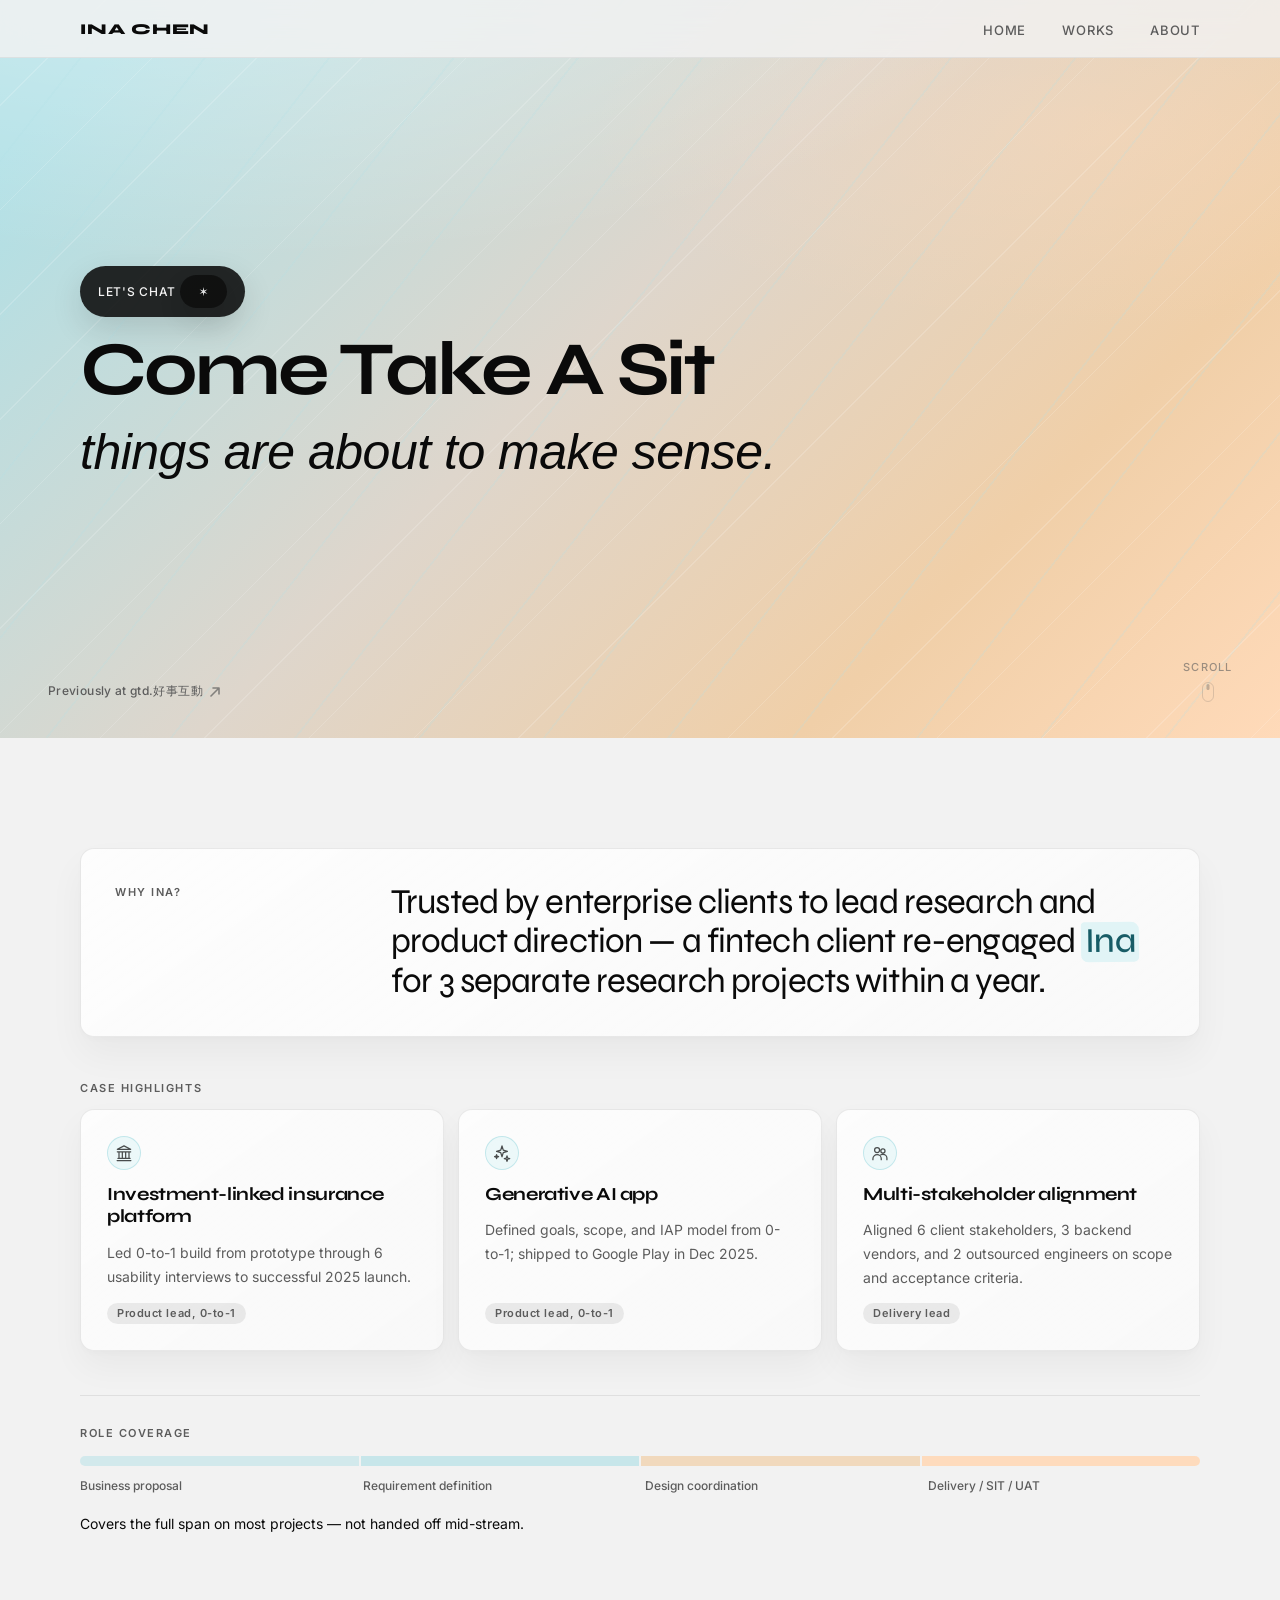
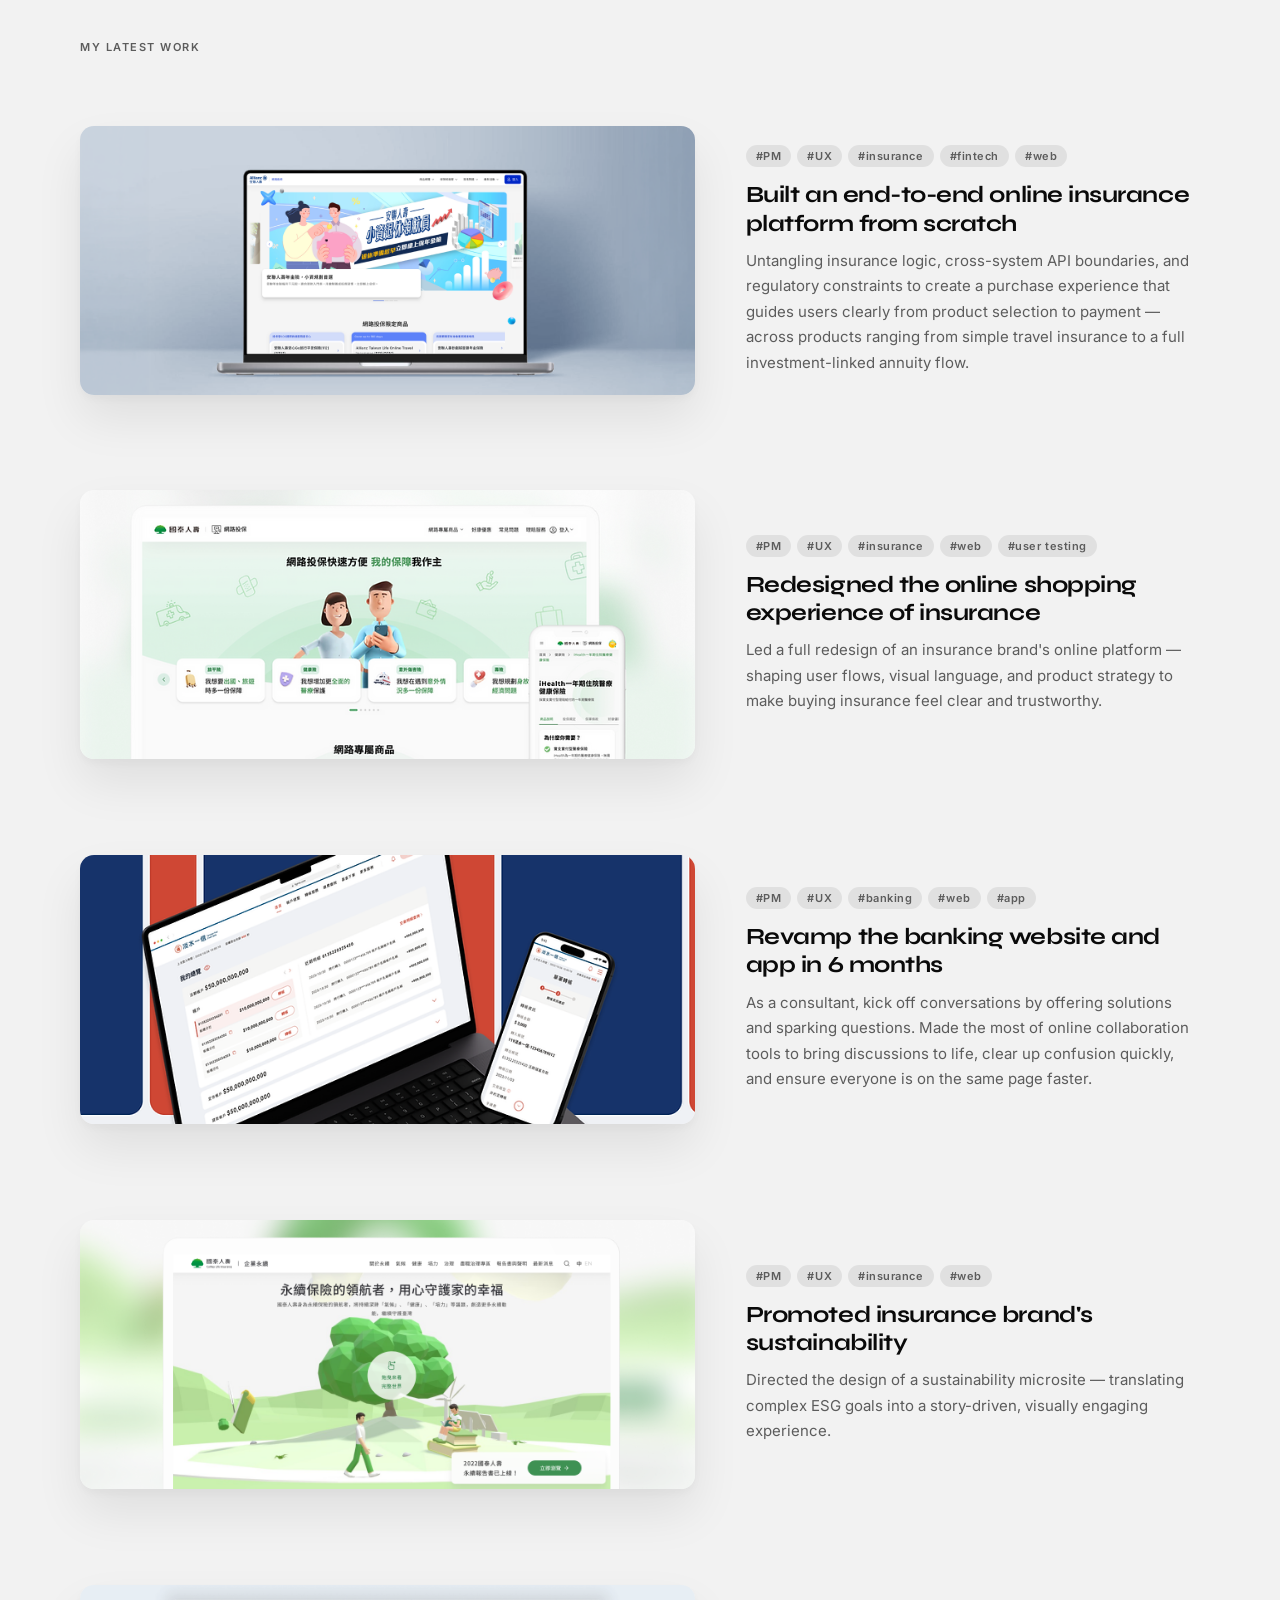
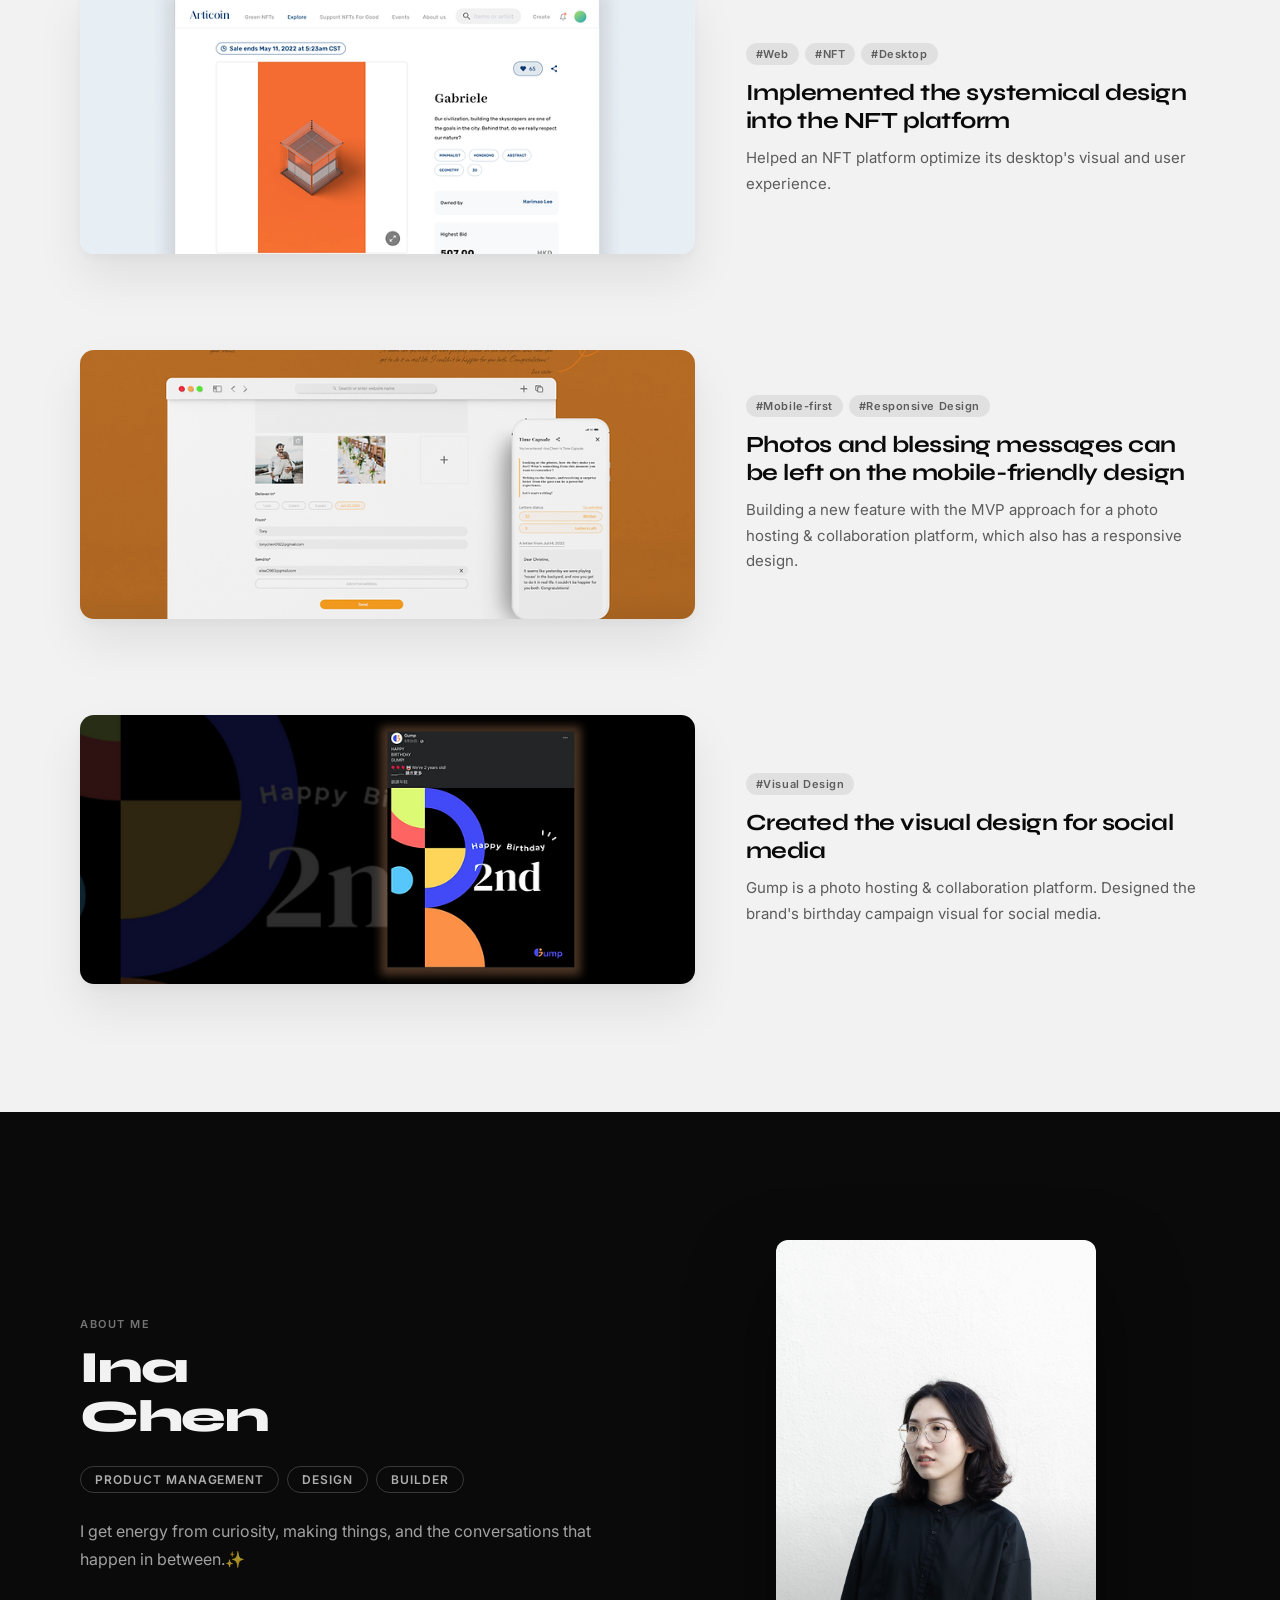
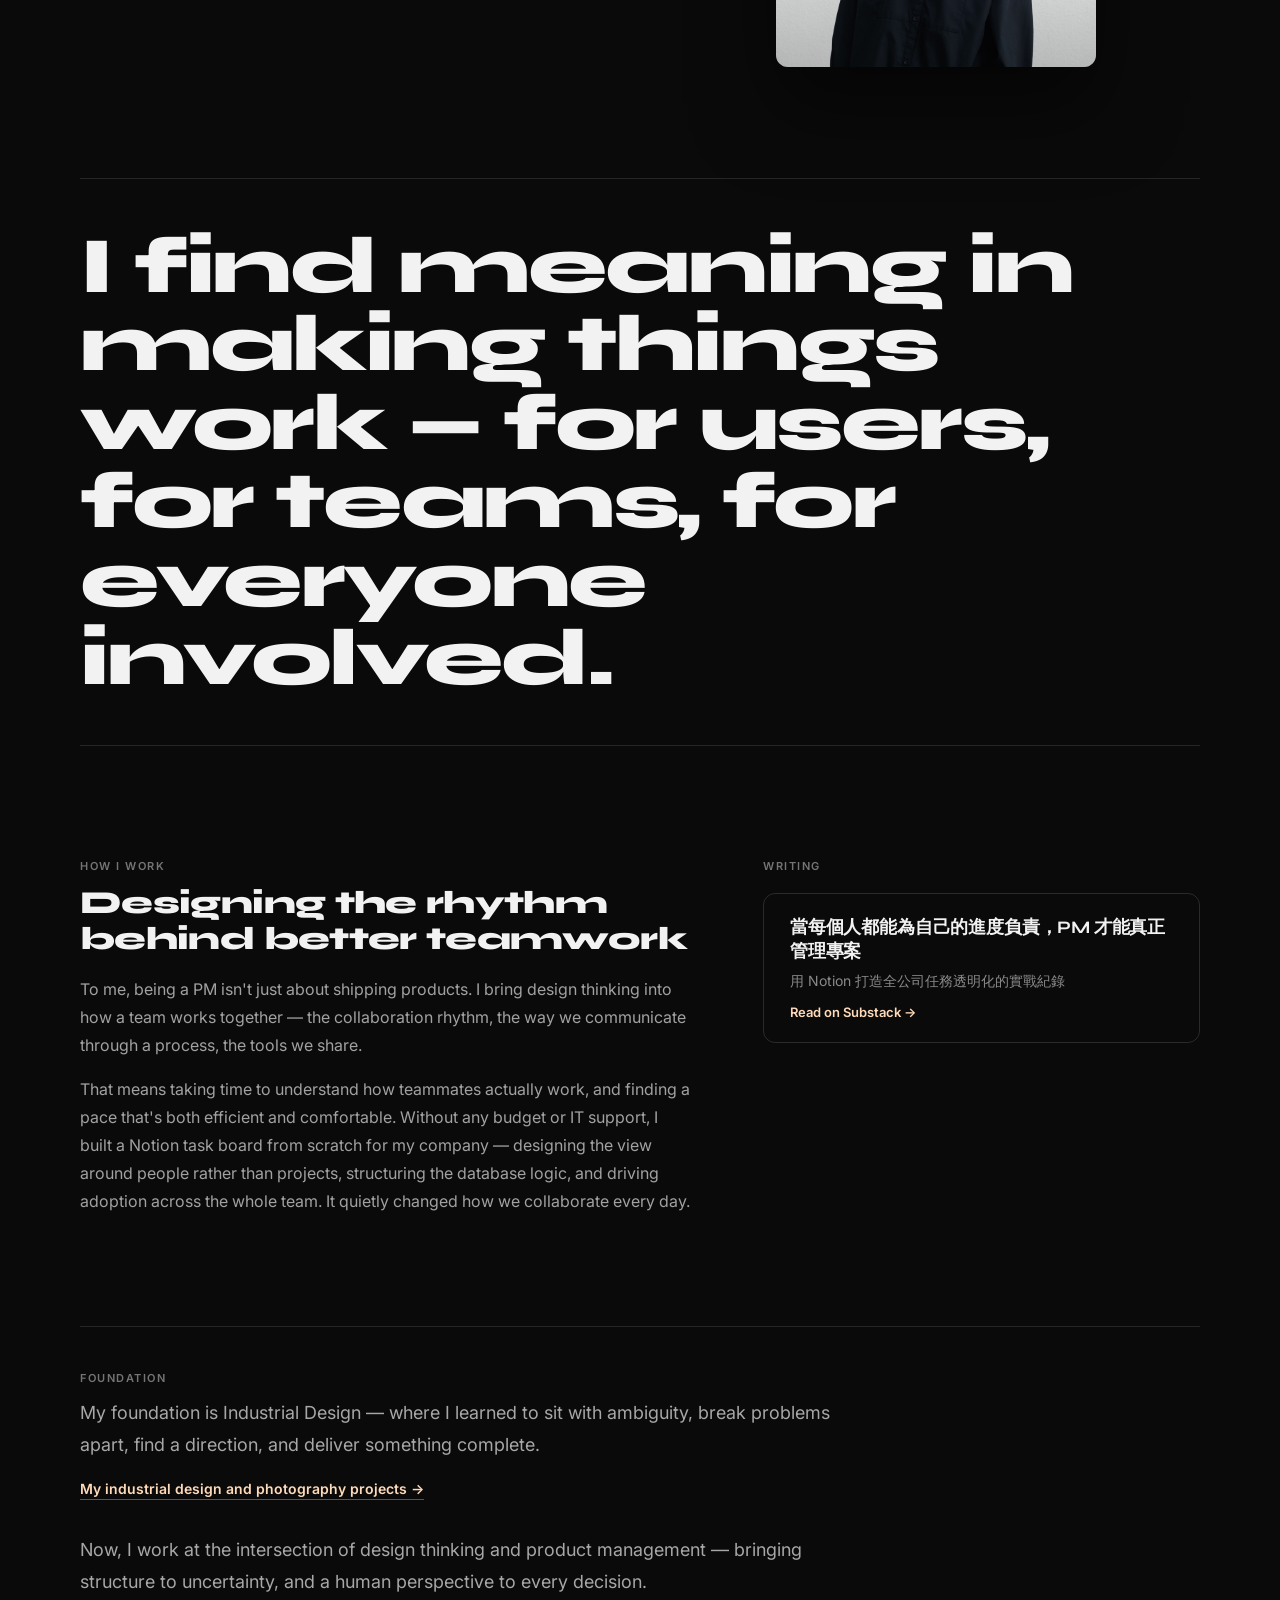
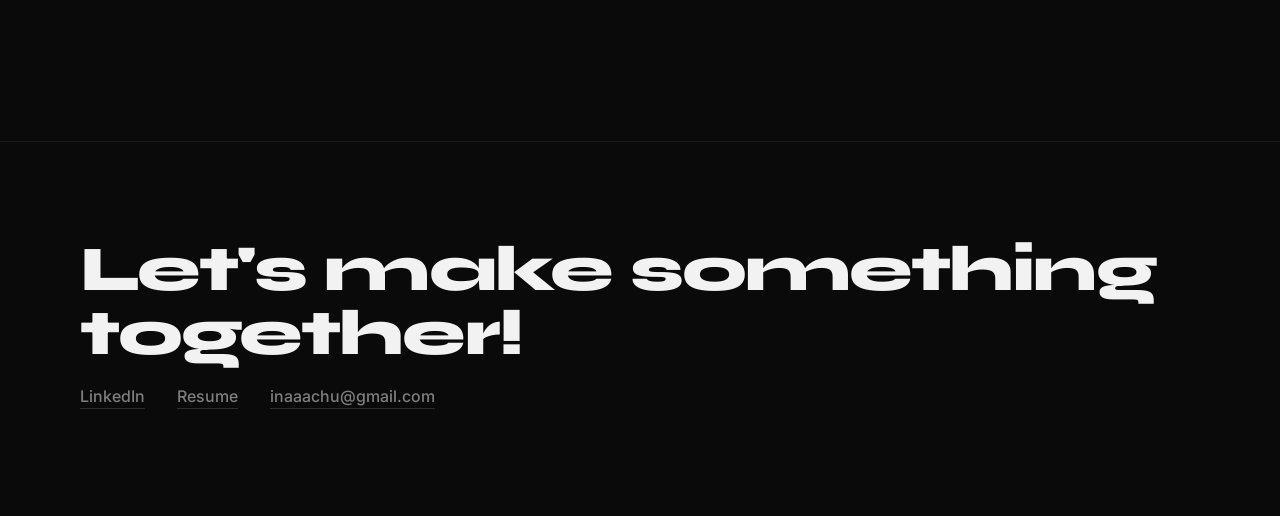
<file: index.html>
<!DOCTYPE html>
<html lang="en">
<head>
  <meta charset="utf-8" />
  <meta name="viewport" content="width=device-width, initial-scale=1" />
  <meta name="description" content="A digital product manager and builder with three years of experience shipping digital products" />
  <meta property="og:type" content="website" />
  <meta property="og:title" content="Ina Chen — Portfolio" />
  <meta property="og:description" content="A digital product manager and builder with three years of experience shipping digital products" />
  <meta property="og:image" content="images/og-image.png" />
  <meta property="og:image:type" content="image/png" />
  <meta property="og:image:width" content="1200" />
  <meta property="og:image:height" content="630" />
  <meta name="twitter:card" content="summary_large_image" />
  <meta name="twitter:title" content="Ina Chen — Portfolio" />
  <meta name="twitter:description" content="A digital product manager and builder with three years of experience shipping digital products" />
  <meta name="twitter:image" content="images/og-image.png" />
  <title>Ina Chen — Portfolio</title>
  <link rel="preconnect" href="https://fonts.googleapis.com" />
  <link rel="preconnect" href="https://fonts.gstatic.com" crossorigin />
  <link href="https://fonts.googleapis.com/css2?family=Allura&family=Syne:wght@700;800&family=Inter:wght@400;500;600&display=swap" rel="stylesheet" />
  <link rel="stylesheet" href="style.css" />
</head>
<!-- Google tag (gtag.js) -->
<script async src="https://www.googletagmanager.com/gtag/js?id=G-12NW9RCPRS"></script>
<script>
  window.dataLayer = window.dataLayer || [];
  function gtag(){dataLayer.push(arguments);}
  gtag('js', new Date());

  gtag('config', 'G-12NW9RCPRS');
</script>
<body>

  <!-- ── NAV ── -->
  <nav class="nav" id="nav">
    <div class="nav-inner">
      <a class="nav-logo" href="#home">Ina Chen</a>
      <ul class="nav-links">
        <li><a href="#home">Home</a></li>
        <li><a href="#works">Works</a></li>
        <li><a href="#about">About</a></li>
      </ul>
    </div>
  </nav>

  <!-- ── HERO ── -->
  <header class="hero" id="home" aria-label="Intro">
    <style>
    .hero-inner a {
    text-decoration: none !important;
    }
    </style>
    <div class="hero-inner">
      <a href="https://www.linkedin.com/in/chuchenina/" target="_blank">
      <div class="status-pill reveal" style="--d:0ms">
        <span>Let's chat<span class="star" aria-hidden="true"> ✶</span></span>
      </div>
      </a>
      <h1 class="hero-title">
        <span class="hero-title-line reveal" style="--d:220ms">Come Take A Sit</span>
      </h1>
      <p class="hero-tagline reveal" style="--d:260ms">
        things are about to make sense.
      </p>
    </div>

     <!-- Bottom-left: Previously at -->
    <div class="hero-prev reveal" style="--d:400ms">
      <a href="https://hi-group.com.tw/" target="_blank" rel="noopener" class="hero-prev-link">
        Previously at gtd.好事互動
        <svg class="hero-prev-icon" width="14" height="14" viewBox="0 0 14 14" fill="none" aria-hidden="true">
          <path d="M3 11L11 3M11 3H5M11 3V9" stroke="currentColor" stroke-width="1.6" stroke-linecap="round" stroke-linejoin="round"/>
        </svg>
      </a>
    </div>
    
    <div class="hero-scroll-hint" aria-hidden="true">
      <span>Scroll</span>
      <svg width="12" height="20" viewBox="0 0 12 20" fill="none"><rect x="4.5" y="2" width="3" height="6" rx="1.5" fill="currentColor" opacity=".6"/><rect x="0.5" y="0.5" width="11" height="19" rx="5.5" stroke="currentColor" stroke-opacity=".35"/></svg>
    </div>
  </header>


  <section class="work-section" aria-label="Work and portfolio highlights">
    <div class="impact-panel" aria-label="Portfolio highlights">
      <article class="impact-trust reveal" style="--d:0ms">
        <p class="impact-label">Why Ina?</p>
        <p class="impact-trust-text">
          Trusted by enterprise clients to lead research and product direction — a fintech client re-engaged <mark class="impact-highlight">Ina</mark> for 3 separate research projects within a year.
        </p>
      </article>

      <div class="impact-block">
        <p class="impact-label reveal" style="--d:80ms">case highlights</p>
        <div class="impact-grid" aria-label="Case highlights">
          <article class="impact-card reveal" style="--d:120ms">
            <div class="impact-icon" aria-hidden="true">
              <svg width="22" height="22" viewBox="0 0 24 24" fill="none">
                <path d="M4 10.5h16M6 10.5v7M10 10.5v7M14 10.5v7M18 10.5v7M4.75 18.5h14.5M3.75 21h16.5M12 3.5l8 4H4l8-4Z" stroke="currentColor" stroke-width="1.5" stroke-linecap="round" stroke-linejoin="round"/>
              </svg>
            </div>
            <h3>Investment-linked insurance platform</h3>
            <p>Led 0-to-1 build from prototype through 6 usability interviews to successful 2025 launch.</p>
            <span class="impact-role">Product lead, 0-to-1</span>
          </article>
          <article class="impact-card reveal" style="--d:180ms">
            <div class="impact-icon" aria-hidden="true">
              <svg width="22" height="22" viewBox="0 0 24 24" fill="none">
                <path d="M12 3.5l1.5 5 5 1.5-5 1.5-1.5 5-1.5-5-5-1.5 5-1.5 1.5-5ZM18 15.5l.75 2.5 2.5.75-2.5.75L18 22l-.75-2.5-2.5-.75 2.5-.75.75-2.5ZM5.5 14l.55 1.85 1.85.55-1.85.55L5.5 18.8l-.55-1.85-1.85-.55 1.85-.55L5.5 14Z" stroke="currentColor" stroke-width="1.5" stroke-linecap="round" stroke-linejoin="round"/>
              </svg>
            </div>
            <h3>Generative AI app</h3>
            <p>Defined goals, scope, and IAP model from 0-to-1; shipped to Google Play in Dec 2025.</p>
            <span class="impact-role">Product lead, 0-to-1</span>
          </article>
          <article class="impact-card reveal" style="--d:240ms">
            <div class="impact-icon" aria-hidden="true">
              <svg width="22" height="22" viewBox="0 0 24 24" fill="none">
                <path d="M8.5 11.5a3 3 0 1 0 0-6 3 3 0 0 0 0 6ZM15.5 12a2.5 2.5 0 1 0 0-5 2.5 2.5 0 0 0 0 5ZM3.5 20v-1.2c0-2.65 2.24-4.8 5-4.8s5 2.15 5 4.8V20M13 14.2c.72-.45 1.58-.7 2.5-.7 2.65 0 4.8 2.02 4.8 4.5V20" stroke="currentColor" stroke-width="1.5" stroke-linecap="round" stroke-linejoin="round"/>
              </svg>
            </div>
            <h3>Multi-stakeholder alignment</h3>
            <p>Aligned 6 client stakeholders, 3 backend vendors, and 2 outsourced engineers on scope and acceptance criteria.</p>
            <span class="impact-role">Delivery lead</span>
          </article>
        </div>
      </div>

      <div class="impact-block impact-coverage reveal" style="--d:280ms">
        <p class="impact-label">role coverage</p>
        <div class="coverage-bar" aria-hidden="true">
          <span></span>
          <span></span>
          <span></span>
          <span></span>
        </div>
        <ol class="coverage-labels" aria-label="Role coverage stages">
          <li>Business proposal</li>
          <li>Requirement definition</li>
          <li>Design coordination</li>
          <li>Delivery / SIT / UAT</li>
        </ol>
        <p class="coverage-summary">Covers the full span on most projects — not handed off mid-stream.</p>
      </div>
    </div>
    
  <!-- ── WORKS ── -->
    <header class="work-header" id="works">
      <h2 id="work-heading" class="work-heading reveal" style="--d:100ms">My latest work</h2>
    </header>

    <div class="projects">

        <!-- 1 -->
      <article class="project-card reveal" style="--d:0ms">
        <a href="https://es.allianz.com.tw/customer/OnlineInsurance/zh/home" target="_blank">
          <figure class="thumb">
            <img src="images/allianz.png" alt="Allianz online insurance platform." loading="lazy" width="1600" height="682" />
            <div class="thumb-overlay">
              <span class="view-case">View Site →</span>
            </div>
          </figure>
        </a>
        <div class="meta">
          <div class="meta-tags">
            <span class="tag">#PM</span><span class="tag">#UX</span><span class="tag">#insurance</span><span class="tag">#fintech</span><span class="tag">#web</span>
          </div>
          <h3>Built an end-to-end online insurance platform from scratch
          </h3>
          <p>Untangling insurance logic, cross-system API boundaries, and regulatory constraints to create a purchase experience that guides users clearly from product selection to payment — across products ranging from simple travel insurance to a full investment-linked annuity flow.
          </p>
        </div>
      </article>

      <!-- 2 -->
      <article class="project-card reveal" style="--d:0ms">
        <a href="case-insurance.html">
          <figure class="thumb">
            <img src="images/image5.png" alt="Cathay Life Insurance website redesign — online insurance platform." loading="lazy" width="1600" height="682" />
            <div class="thumb-overlay">
              <span class="view-case">View Case →</span>
            </div>
          </figure>
        </a>
        <div class="meta">
          <div class="meta-tags">
            <span class="tag">#PM</span><span class="tag">#UX</span><span class="tag">#insurance</span><span class="tag">#web</span><span class="tag">#user testing</span>
          </div>
          <h3>Redesigned the online shopping experience of insurance</h3>
          <p>Led a full redesign of an insurance brand's online platform — shaping user flows, visual language, and product strategy to make buying insurance feel clear and trustworthy.</p>
        </div>
      </article>


      <!-- 3 -->
      <article class="project-card reveal" style="--d:0ms">
        <a href="case-banking.html">
          <figure class="thumb">
            <img src="images/image1.png" alt="Banking website and app revamp." loading="lazy" width="1600" height="682" />
            <div class="thumb-overlay">
              <span class="view-case">View Case →</span>
            </div>
          </figure>
        </a>
        <a href="case-banking.html" style="text-decoration:none;color:inherit;display:block;">
          <div class="meta">
            <div class="meta-tags">
              <span class="tag">#PM</span><span class="tag">#UX</span><span class="tag">#banking</span><span class="tag">#web</span><span class="tag">#app</span>
            </div>
            <h3>Revamp the banking website and app in 6 months</h3>
            <p>As a consultant, kick off conversations by offering solutions and sparking questions. Made the most of online collaboration tools to bring discussions to life, clear up confusion quickly, and ensure everyone is on the same page faster.</p>
          </div>
        </a>
      </article>

      <!-- 4 -->
      <article class="project-card reveal" style="--d:0ms">
        <a href="case-sustainability.html">
          <figure class="thumb">
            <img src="images/image2.png" alt="Cathay Life Insurance sustainability website." loading="lazy" width="1600" height="682" />
            <div class="thumb-overlay">
              <span class="view-case">View Case →</span>
            </div>
          </figure>
        </a>
        <div class="meta">
          <div class="meta-tags">
            <span class="tag">#PM</span><span class="tag">#UX</span><span class="tag">#insurance</span><span class="tag">#web</span>
          </div>
          <h3>Promoted insurance brand&apos;s sustainability</h3>
          <p>Directed the design of a sustainability microsite — translating complex ESG goals into a story-driven, visually engaging experience.</p>
        </div>
      </article>

      <!-- 5 -->
      <article class="project-card reveal" style="--d:0ms">
        <a href="https://inaaachu.wixstudio.com/portfolio/articoin" target="_blank">
          <figure class="thumb">
            <img src="images/image3.png" alt="NFT platform visual and UX design." loading="lazy" width="1600" height="682" />
            <div class="thumb-overlay">
              <span class="view-case">View Case →</span>
            </div>
          </figure>
        </a>
        <div class="meta">
          <div class="meta-tags">
            <span class="tag">#Web</span><span class="tag">#NFT</span><span class="tag">#Desktop</span>
          </div>
          <h3>Implemented the systemical design into the NFT platform</h3>
          <p>Helped an NFT platform optimize its desktop's visual and user experience.</p>
        </div>
      </article>

      <!-- 6 -->
      <article class="project-card reveal" style="--d:0ms">
        <a href="https://inaaachu.wixstudio.com/portfolio/timecapsule" target="_blank">
          <figure class="thumb">
            <img src="images/image4.png" alt="Photo hosting mobile-first feature design." loading="lazy" width="1600" height="682" />
            <div class="thumb-overlay">
              <span class="view-case">View Case →</span>
            </div>
          </figure>
        </a>
        <div class="meta">
          <div class="meta-tags">
            <span class="tag">#Mobile-first</span><span class="tag">#Responsive Design</span>
          </div>
          <h3>Photos and blessing messages can be left on the mobile-friendly design</h3>
          <p>Building a new feature with the MVP approach for a photo hosting &amp; collaboration platform, which also has a responsive design.</p>
        </div>
      </article>

      <!-- 7 -->
      <article class="project-card reveal" style="--d:0ms">
        <a href="https://inaaachu.wixstudio.com/portfolio/visual" target="_blank">
          <figure class="thumb">
            <img src="images/image7.png" alt="Social media visual design for Gump." loading="lazy" width="1600" height="682" />
            <div class="thumb-overlay">
              <span class="view-case">View Case →</span>
            </div>
          </figure>
        </a>
        <div class="meta">
          <div class="meta-tags">
            <span class="tag">#Visual Design</span>
          </div>
          <h3>Created the visual design for social media</h3>
          <p>Gump is a photo hosting &amp; collaboration platform. Designed the brand's birthday campaign visual for social media.</p>
        </div>
      </article>

    </div>
  </section>

  <!-- ── ABOUT ── -->
  <section class="about-section" id="about" aria-labelledby="about-heading">
    <div class="about-inner">
      <div class="about-text reveal" style="--d:0ms">
        <p class="about-eyebrow">About me</p>
        <h2 id="about-heading" class="about-heading">Ina<br/>Chen</h2>
        <ul class="about-roles">
          <li>Product management</li>
          <li>Design</li>
          <li>Builder</li>
        </ul>
        <p class="about-bio">
          I get energy from curiosity, making things, and the conversations that happen in between.✨
        </p>
      
      </div>
      <div class="about-photo reveal" style="--d:160ms">
        <div class="about-photo-frame">
          <img src="images/image6.jpg" alt="Portrait of Ina Chen" width="360" height="420" />
        </div>
      </div>
    </div>

    <div class="about-slogan reveal" style="--d:80ms">
      <p>I find meaning in making things work — for users, for teams, for everyone involved.</p>
    </div>

    <div class="about-story-grid">
      <article class="about-story reveal" style="--d:0ms">
        <p class="about-section-label">How I work</p>
        <h3>Designing the rhythm behind better teamwork</h3>
        <p class="about-bio">
          To me, being a PM isn&apos;t just about shipping products. I bring design thinking into how a team works together — the collaboration rhythm, the way we communicate through a process, the tools we share.
        </p>
        <p class="about-bio">
          That means taking time to understand how teammates actually work, and finding a pace that&apos;s both efficient and comfortable. Without any budget or IT support, I built a Notion task board from scratch for my company — designing the view around people rather than projects, structuring the database logic, and driving adoption across the whole team. It quietly changed how we collaborate every day.
        </p>
      </article>

      <aside class="about-writing reveal" style="--d:120ms" aria-labelledby="about-writing-heading">
        <p class="about-section-label">Writing</p>
        
          <a class="substack-card" href="https://inachen343195.substack.com/p/pm" target="_blank" rel="noopener">
            <span class="substack-card-title">當每個人都能為自己的進度負責，PM 才能真正管理專案</span>
            <span class="substack-card-desc">用 Notion 打造全公司任務透明化的實戰紀錄</span>
            <span class="substack-card-cta">Read on Substack →</span>
          </a>
      </aside>
    </div>

    <div class="about-closing reveal" style="--d:0ms">
      <p class="about-section-label">Foundation</p>
      <p>
        My foundation is Industrial Design — where I learned to sit with ambiguity, break problems apart, find a direction, and deliver something complete.
      </p>
      <a class="about-link about-foundation-link" href="https://inaaachu.wixsite.com/chuchenina" target="_blank" rel="noopener">
        My industrial design and photography projects →
      </a>
      <p>
        Now, I work at the intersection of design thinking and product management — bringing structure to uncertainty, and a human perspective to every decision.
      </p>
    </div>
  </section>

  <!-- ── CONTACT / FOOTER ── -->
  <footer class="footer" id="contact">
    <div class="footer-inner">
      <p class="footer-cta reveal" style="--d:0ms">Let&apos;s make something together!</p>
      <div class="footer-links reveal" style="--d:120ms">
        <a href="https://www.linkedin.com/in/chuchenina/" target="_blank" rel="noopener">LinkedIn</a>
        <a href="https://drive.google.com/drive/folders/17kD5E11yxk8TFAXld4kQKPXFn6U5ce-C?usp=drive_link" target="_blank" rel="noopener">Resume</a>
        <a href="mailto:inaaachu@gmail.com">inaaachu@gmail.com</a>
        
      </div>
      <p class="footer-copy reveal" style="--d:240ms">© 2026 by INA</p>
    </div>
  </footer>

  <script src="main.js"></script>
</body>
</html>
</file>
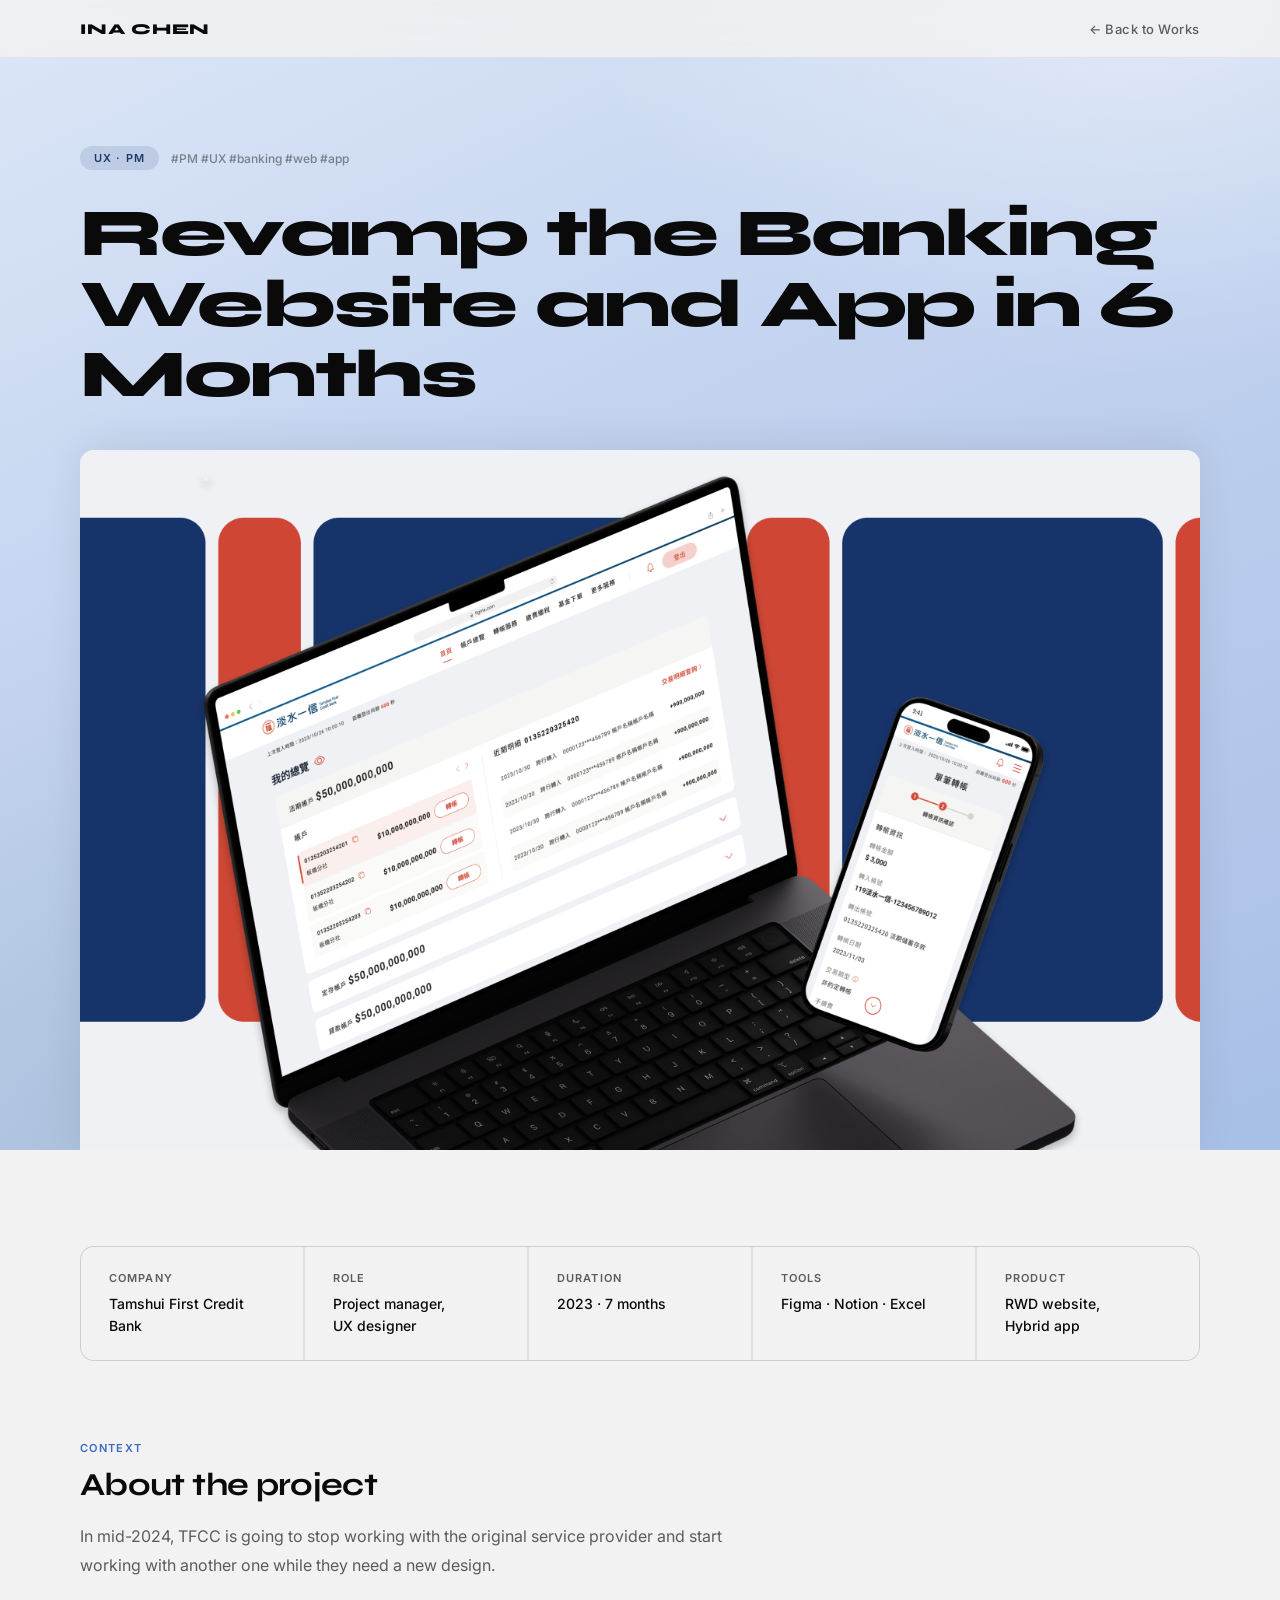
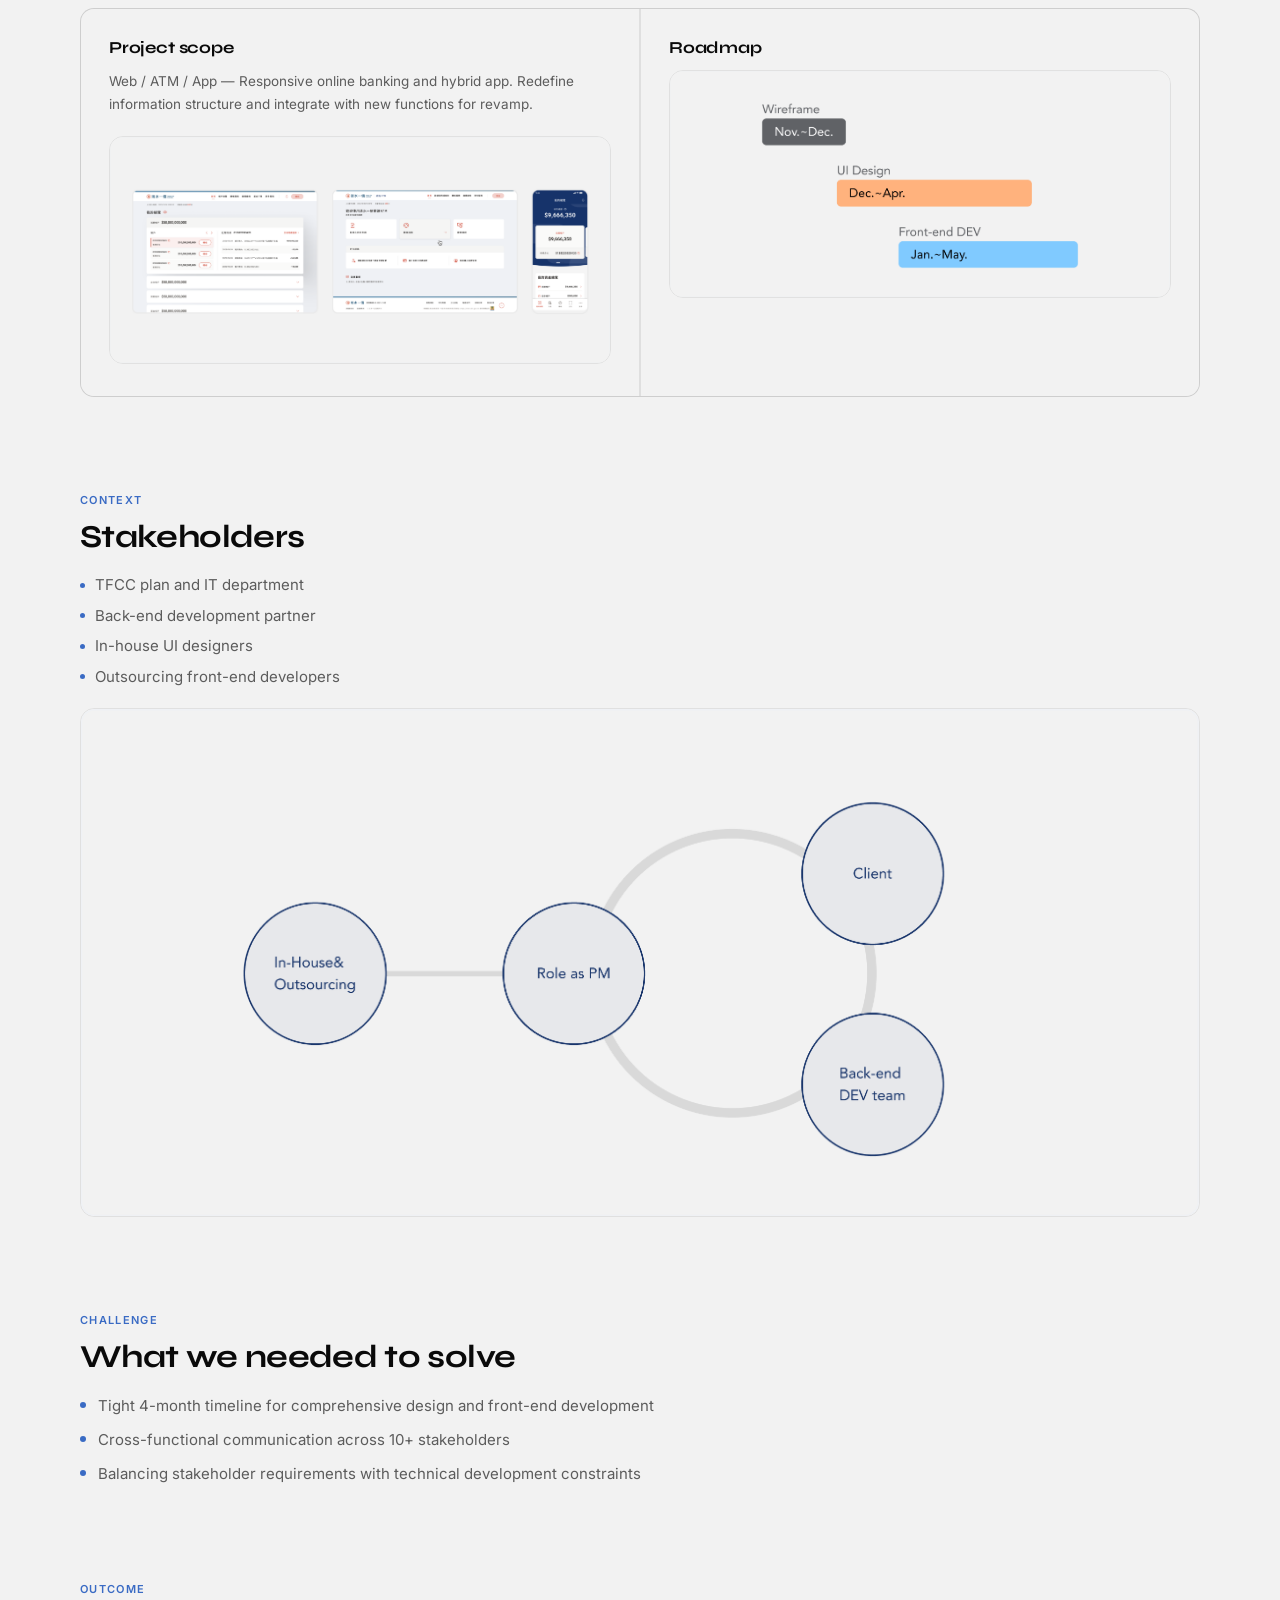
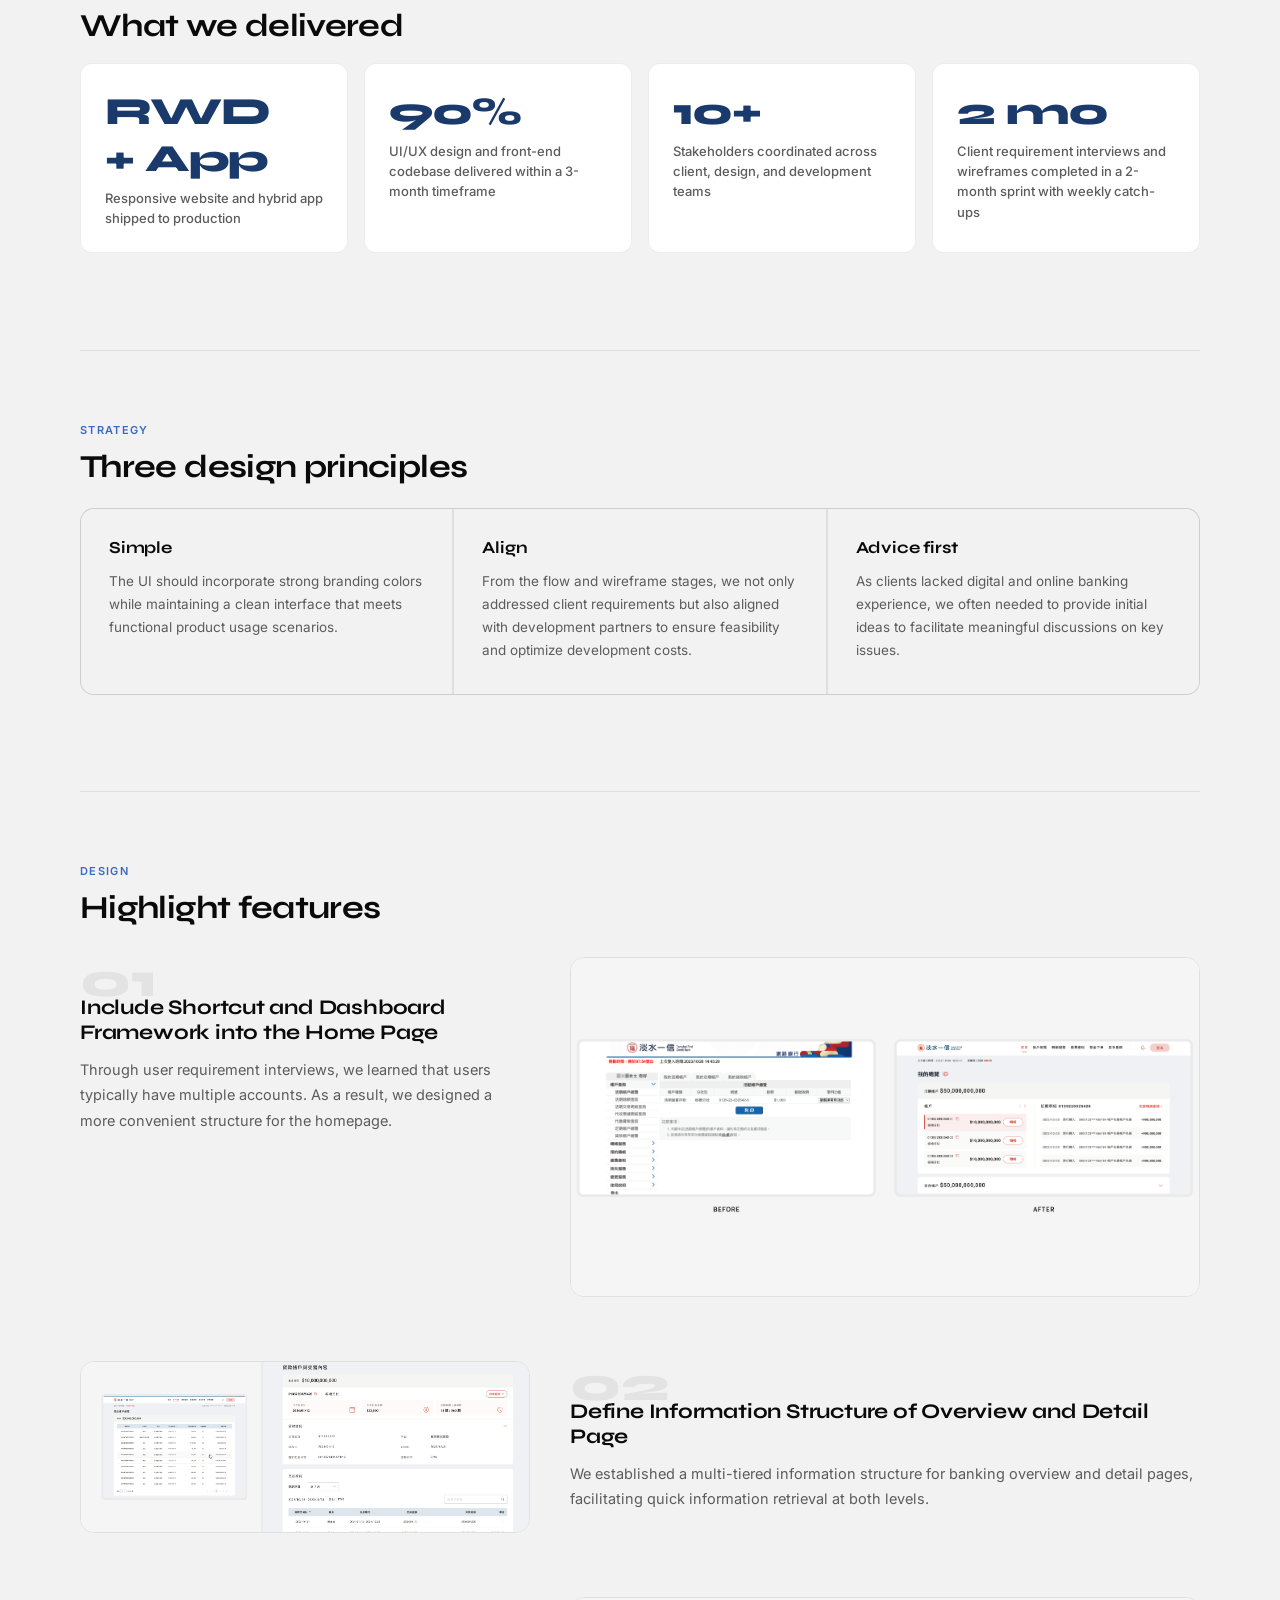
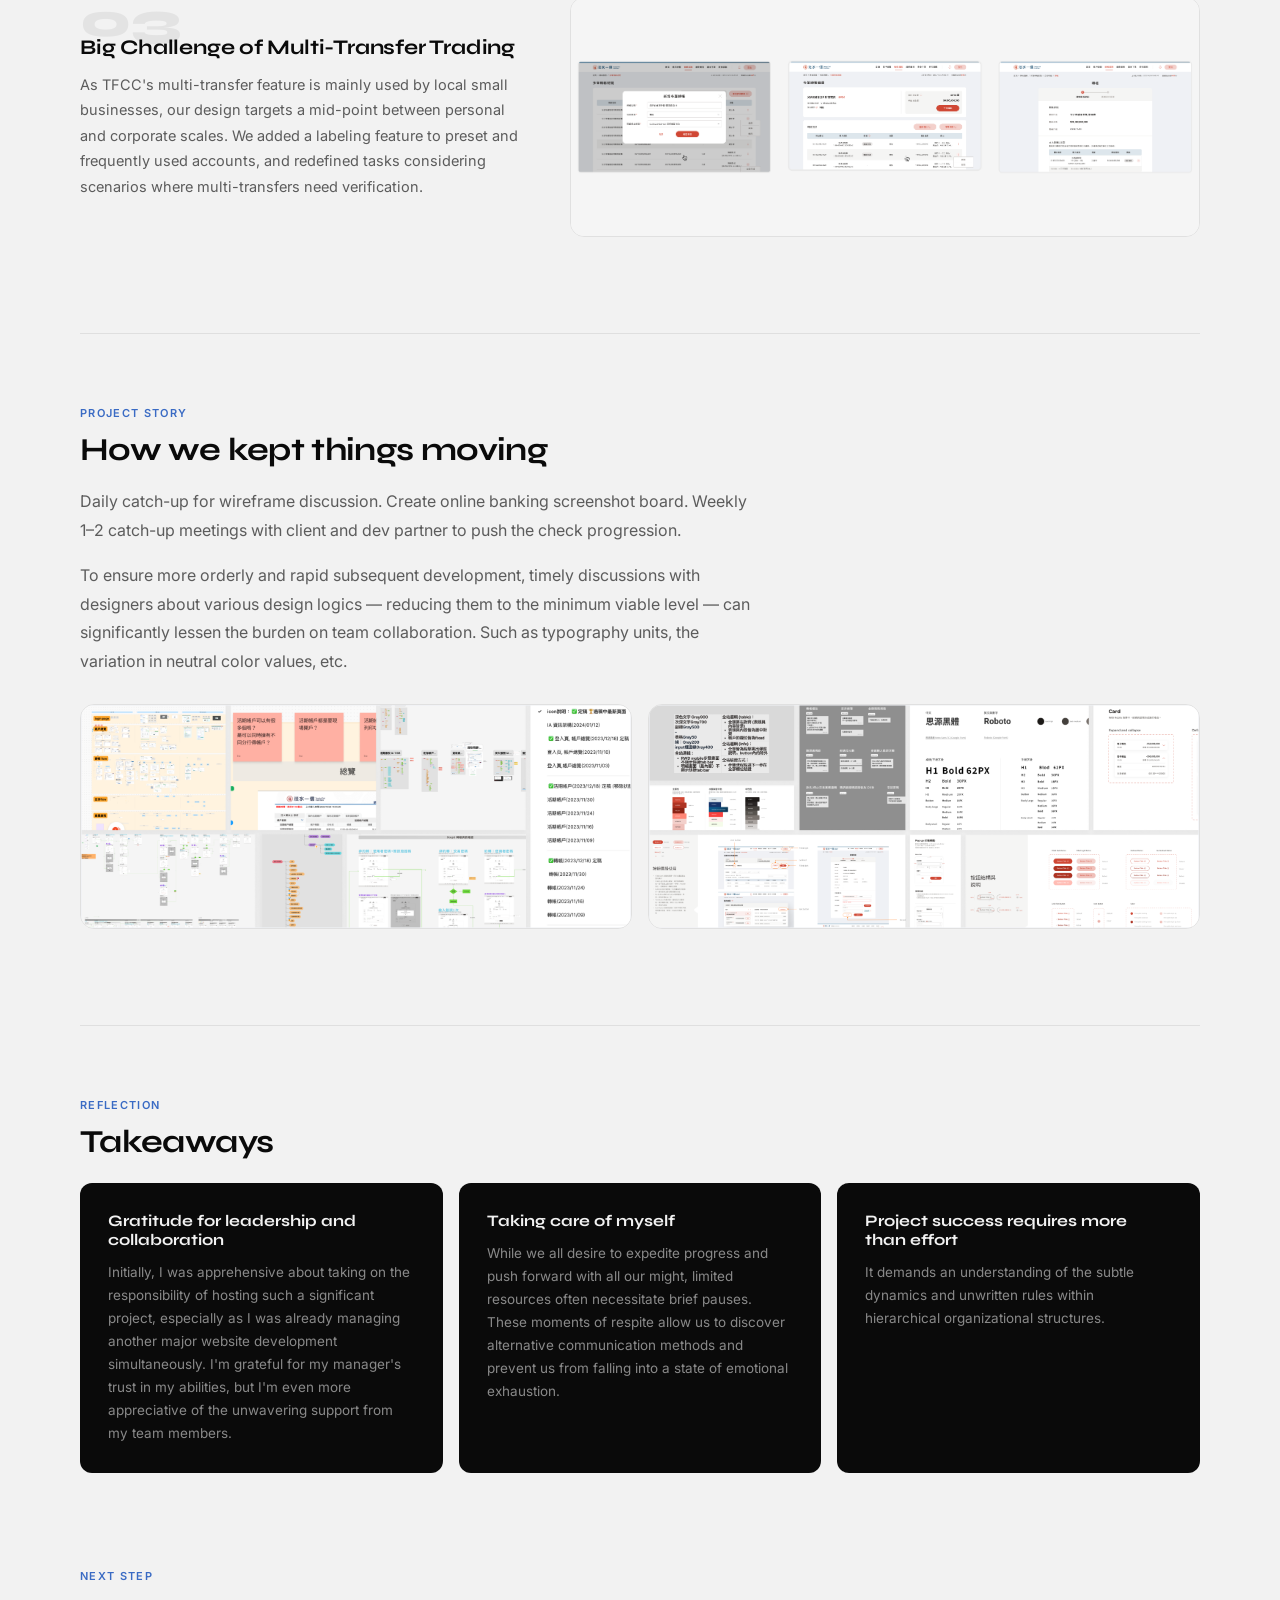
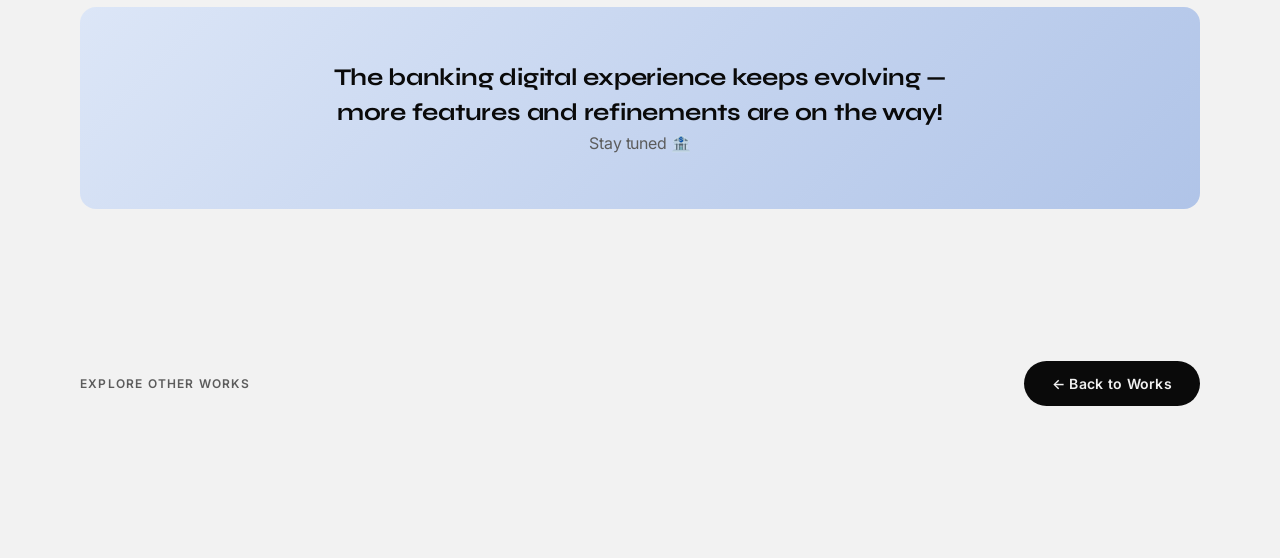
<file: case-banking.html>
<!DOCTYPE html>
<html lang="en">
<head>
  <meta charset="utf-8" />
  <meta name="viewport" content="width=device-width, initial-scale=1" />
  <title>TFCC Banking — Ina Chen</title>
  <link rel="preconnect" href="https://fonts.googleapis.com" />
  <link rel="preconnect" href="https://fonts.gstatic.com" crossorigin />
  <link href="https://fonts.googleapis.com/css2?family=Allura&family=Syne:wght@700;800&family=Inter:wght@400;500;600&display=swap" rel="stylesheet" />
  <link rel="stylesheet" href="style.css" />
  <style>
    /* ── Page-specific tokens ── */
    :root {
      --accent: #1a3a6b;
      --accent-mid: #3a6bc4;
      --accent-light: #e8edf8;
    }

    .case-hero {
      background: linear-gradient(155deg, #dce6f7 0%, #c4d4f0 40%, #a8bfe6 100%);
    }

    .case-label      { background: rgba(26,58,107,0.12); color: var(--accent); }
    .section-eyebrow { color: var(--accent-mid); }
    .outcome-num     { color: var(--accent); }
    .challenge-list li::before { background: var(--accent-mid); }
    .info-cell-value a { color: var(--accent); }

    .next-banner {
      background: linear-gradient(135deg, #dce6f7 0%, #b0c4e8 100%);
    }

    /* Stakeholder list */
    .stakeholder-list {
      list-style: none; padding: 0; margin: 12px 0 0;
      display: flex; flex-direction: column; gap: 8px;
    }
    .stakeholder-list li {
      display: flex; align-items: center; gap: 10px;
      font-size: clamp(13px, 2.4vw, 15px);
      color: var(--text-muted);
      line-height: 1.5;
    }
    .stakeholder-list li::before {
      content: "";
      flex-shrink: 0;
      width: 5px; height: 5px;
      border-radius: 50%;
      background: var(--accent-mid);
    }
  </style>
</head>
<body>

  <!-- ── Nav ── -->
  <nav class="nav" id="nav">
    <div class="nav-inner">
      <a class="nav-logo" href="index.html">Ina Chen</a>
      <a class="nav-back" href="index.html#works">← Back to Works</a>
    </div>
  </nav>

  <!-- ── Hero ── -->
  <header class="case-hero">
    <div class="case-hero-bg"></div>
    <div class="case-hero-inner">
      <div class="case-meta-row reveal" style="--d:0ms">
        <span class="case-label">UX · PM</span>
        <span class="case-tags">#PM #UX #banking #web #app</span>
      </div>
      <h1 class="case-title reveal" style="--d:120ms">
        Revamp the Banking Website and App in 6 Months
      </h1>
      <img class="case-cover reveal" style="--d:240ms"
        src="images/tfcc_cover.png"
        alt="TFCC banking website and app revamp"
        loading="eager" />
    </div>
  </header>

  <!-- ── Body ── -->
  <main class="case-body">

    <!-- Info grid -->
    <div class="info-grid reveal" style="--d:0ms">
      <div class="info-cell">
        <div class="info-cell-label">Company</div>
        <div class="info-cell-value">Tamshui First Credit Bank</div>
      </div>
      <div class="info-cell">
        <div class="info-cell-label">Role</div>
        <div class="info-cell-value">Project manager,<br/>UX designer</div>
      </div>
      <div class="info-cell">
        <div class="info-cell-label">Duration</div>
        <div class="info-cell-value">2023 · 7 months</div>
      </div>
      <div class="info-cell">
        <div class="info-cell-label">Tools</div>
        <div class="info-cell-value">Figma · Notion · Excel</div>
      </div>
      <div class="info-cell">
        <div class="info-cell-label">Product</div>
        <div class="info-cell-value">RWD website,<br/>Hybrid app</div>
      </div>
    </div>

    <!-- About the project -->
    <div class="section reveal" style="--d:0ms">
      <p class="section-eyebrow">Context</p>
      <h2 class="section-title">About the project</h2>
      <div class="section-body">
        <p>In mid-2024, TFCC is going to stop working with the original service provider and start working with another one while they need a new design.</p>
      </div>

      <div class="strategy-grid" style="margin-top:28px">
        <div class="strategy-card">
          <h4>Project scope</h4>
          <p>Web / ATM / App — Responsive online banking and hybrid app. Redefine information structure and integrate with new functions for revamp.</p>
          <img class="img-full" style="margin-top:20px"
            src="images/tfcc_scope.png"
            alt="Project scope"
            loading="lazy" />
        </div>
        <div class="strategy-card">
          <h4>Roadmap</h4>
          <img class="img-full" style="margin-top:12px"
            src="images/tfcc_Roadmap.png"
            alt="Project roadmap"
            loading="lazy" />
        </div>
      </div>
    </div>

    <!-- Stakeholders -->
    <div class="section reveal" style="--d:0ms">
      <p class="section-eyebrow">Context</p>
      <h2 class="section-title">Stakeholders</h2>
      <ul class="stakeholder-list">
        <li>TFCC plan and IT department</li>
        <li>Back-end development partner</li>
        <li>In-house UI designers</li>
        <li>Outsourcing front-end developers</li>
      </ul>
      <img class="img-full" style="margin-top:20px"
        src="images/tfcc_stakeholder.png"
        alt="Stakeholders"
        loading="lazy" />
    </div>

    <!-- Challenge -->
    <div class="section reveal" style="--d:0ms">
      <p class="section-eyebrow">Challenge</p>
      <h2 class="section-title">What we needed to solve</h2>
      <ul class="challenge-list">
        <li>Tight 4-month timeline for comprehensive design and front-end development</li>
        <li>Cross-functional communication across 10+ stakeholders</li>
        <li>Balancing stakeholder requirements with technical development constraints</li>
      </ul>
    </div>

    <!-- Outcome -->
    <div class="section reveal" style="--d:0ms">
      <p class="section-eyebrow">Outcome</p>
      <h2 class="section-title">What we delivered</h2>
      <div class="outcome-grid">
        <div class="outcome-card">
          <div class="outcome-num">RWD<br/>+ App</div>
          <div class="outcome-desc">Responsive website and hybrid app shipped to production</div>
        </div>
        <div class="outcome-card">
          <div class="outcome-num">90%</div>
          <div class="outcome-desc">UI/UX design and front-end codebase delivered within a 3-month timeframe</div>
        </div>
        <div class="outcome-card">
          <div class="outcome-num">10+</div>
          <div class="outcome-desc">Stakeholders coordinated across client, design, and development teams</div>
        </div>
        <div class="outcome-card">
          <div class="outcome-num">2 mo</div>
          <div class="outcome-desc">Client requirement interviews and wireframes completed in a 2-month sprint with weekly catch-ups</div>
        </div>
      </div>
    </div>

    <div class="divider"></div>

    <!-- Strategy -->
    <div class="section reveal" style="--d:0ms">
      <p class="section-eyebrow">Strategy</p>
      <h2 class="section-title">Three design principles</h2>
      <div class="strategy-grid">
        <div class="strategy-card">
          <h4>Simple</h4>
          <p>The UI should incorporate strong branding colors while maintaining a clean interface that meets functional product usage scenarios.</p>
        </div>
        <div class="strategy-card">
          <h4>Align</h4>
          <p>From the flow and wireframe stages, we not only addressed client requirements but also aligned with development partners to ensure feasibility and optimize development costs.</p>
        </div>
        <div class="strategy-card">
          <h4>Advice first</h4>
          <p>As clients lacked digital and online banking experience, we often needed to provide initial ideas to facilitate meaningful discussions on key issues.</p>
        </div>
      </div>
    </div>



    <div class="divider"></div>

    <!-- Highlight features -->
    <div class="section reveal" style="--d:0ms">
      <p class="section-eyebrow">Design</p>
      <h2 class="section-title">Highlight features</h2>

      <div class="feature-list">

        <div class="feature-item reveal" style="--d:0ms">
          <div class="feature-text">
            <div class="feature-num">01</div>
            <h3>Include Shortcut and Dashboard Framework into the Home Page</h3>
            <p>Through user requirement interviews, we learned that users typically have multiple accounts. As a result, we designed a more convenient structure for the homepage.</p>
          </div>
          <div class="feature-img">
            <img src="images/tfcc_首頁前後.png"
              alt="Shortcut and dashboard homepage framework"
              loading="lazy" />
          </div>
        </div>

        <div class="feature-item flip reveal" style="--d:0ms">
          <div class="feature-text">
            <div class="feature-num">02</div>
            <h3>Define Information Structure of Overview and Detail Page</h3>
            <p>We established a multi-tiered information structure for banking overview and detail pages, facilitating quick information retrieval at both levels.</p>
          </div>
          <div class="feature-img">
            <img src="images/tfcc_貸款.png"
              alt="Information structure overview and detail page"
              loading="lazy" />
          </div>
        </div>

        <div class="feature-item reveal" style="--d:0ms">
          <div class="feature-text">
            <div class="feature-num">03</div>
            <h3>Big Challenge of Multi-Transfer Trading</h3>
            <p>As TFCC's multi-transfer feature is mainly used by local small businesses, our design targets a mid-point between personal and corporate scales. We added a labeling feature to preset and frequently used accounts, and redefined tasks considering scenarios where multi-transfers need verification.</p>
          </div>
          <div class="feature-img">
            <img src="images/tfcc_多筆轉帳.png"
              alt="Multi-transfer trading design"
              loading="lazy" />
          </div>
        </div>

      </div>
    </div>

    <div class="divider"></div>

    <!-- Project Story -->
    <div class="section reveal" style="--d:0ms">
      <p class="section-eyebrow">Project Story</p>
      <h2 class="section-title">How we kept things moving</h2>
      <div class="section-body">
        <p>Daily catch-up for wireframe discussion. Create online banking screenshot board. Weekly 1–2 catch-up meetings with client and dev partner to push the check progression.</p>
        <p>To ensure more orderly and rapid subsequent development, timely discussions with designers about various design logics — reducing them to the minimum viable level — can significantly lessen the burden on team collaboration. Such as typography units, the variation in neutral color values, etc.</p>
      </div>
      <div class="img-grid-2">
        <img src="images/tfcc_project_story1.png"
          alt="Project story — planning board"
          loading="lazy" />
        <img src="images/tfcc_project_story2.png"
          alt="Project story — catch-up meeting"
          loading="lazy" />
      </div>
    </div>

    <div class="divider"></div>

    <!-- Takeaways -->
    <div class="section reveal" style="--d:0ms">
      <p class="section-eyebrow">Reflection</p>
      <h2 class="section-title">Takeaways</h2>
      <div class="takeaway-grid">
        <div class="takeaway-card">
          <h4>Gratitude for leadership and collaboration</h4>
          <p>Initially, I was apprehensive about taking on the responsibility of hosting such a significant project, especially as I was already managing another major website development simultaneously. I'm grateful for my manager's trust in my abilities, but I'm even more appreciative of the unwavering support from my team members.</p>
        </div>
        <div class="takeaway-card">
          <h4>Taking care of myself</h4>
          <p>While we all desire to expedite progress and push forward with all our might, limited resources often necessitate brief pauses. These moments of respite allow us to discover alternative communication methods and prevent us from falling into a state of emotional exhaustion.</p>
        </div>
        <div class="takeaway-card">
          <h4>Project success requires more than effort</h4>
          <p>It demands an understanding of the subtle dynamics and unwritten rules within hierarchical organizational structures.</p>
        </div>
      </div>
    </div>

    <!-- Next step -->
    <div class="section reveal" style="--d:0ms">
      <p class="section-eyebrow">Next Step</p>
      <div class="next-banner">
        <p>The banking digital experience keeps evolving —</p>
        <p>more features and refinements are on the way!</p>
        <p>Stay tuned 🏦</p>
      </div>
    </div>

    <!-- Back to works -->
    <div class="back-row reveal" style="--d:0ms">
      <span class="back-row-label">Explore other works</span>
      <a class="back-btn" href="index.html#works">← Back to Works</a>
    </div>

  </main>

  <script src="main.js"></script>
</body>
</html>
</file>
<file: style.css>
/* ── Reset & Root ── */
:root {
  --bg-page: #f2f2f2;
  --text: #0a0a0a;
  --text-muted: #5c5c5c;
  --surface: #ffffff;
  --line-subtle: rgba(10, 10, 10, 0.08);
  --accent-soft: #e1f4f6;
  --accent-mid: #b0e0e6;
  --accent-strong: #175c66;
  --accent-border: rgba(176, 224, 230, 0.7);
  --accent-wash: rgba(225, 244, 246, 0.58);

  --hero-gradient-start: #b0e0e6;
  --hero-gradient-mid: #ded6cc;
  --hero-gradient-warm: #f0cfa8;
  --hero-gradient-end: #ffdab9;

  --pill-bg: rgba(12, 12, 12, 0.88);
  --card-radius: 14px;
  --container: min(1120px, calc(100% - clamp(20px, 6vw, 48px)));

  --reveal-distance: clamp(28px, 5vw, 44px);
  --reveal-duration: 0.92s;
  --reveal-ease: cubic-bezier(0.19, 0.88, 0.34, 1);
}

*, *::before, *::after { box-sizing: border-box; }

body {
  margin: 0;
  font-family: "Inter", system-ui, -apple-system, sans-serif;
  color: var(--text);
  background: var(--bg-page);
  -webkit-font-smoothing: antialiased;
}

/* ── Nav ── */
.nav {
  position: fixed;
  top: 0; left: 0; right: 0;
  z-index: 100;
  padding: 0 clamp(20px, 6vw, 48px);
  height: 58px;
  display: flex;
  align-items: center;
  background: rgba(242, 242, 242, 0.82);
  backdrop-filter: blur(14px);
  -webkit-backdrop-filter: blur(14px);
  border-bottom: 1px solid rgba(0,0,0,0.06);
  transition: background 0.3s;
}

.nav-inner {
  width: 100%;
  max-width: 1120px;
  margin: 0 auto;
  display: flex;
  align-items: center;
  justify-content: space-between;
}

.nav-logo {
  font-family: "Syne", sans-serif;
  font-weight: 800;
  font-size: 15px;
  letter-spacing: 0.05em;
  text-transform: uppercase;
  color: var(--text);
  text-decoration: none;
}

.nav-links {
  list-style: none;
  margin: 0; padding: 0;
  display: flex;
  gap: clamp(20px, 4vw, 36px);
}

.nav-links a {
  font-size: 13px;
  font-weight: 500;
  letter-spacing: 0.06em;
  text-transform: uppercase;
  color: var(--text-muted);
  text-decoration: none;
  transition: color 0.2s;
}

.nav-links a:hover { color: var(--text); }

/* ── Hero ── */
.hero {
  position: relative;
  min-height: clamp(500px, 82vh, 740px);
  display: flex;
  align-items: center;
  overflow: hidden;
  background-color: var(--hero-gradient-mid);
  background-image:
    repeating-linear-gradient(135deg, rgba(255,255,255,0.16) 0, rgba(255,255,255,0.16) 1px, transparent 1px, transparent 74px),
    repeating-linear-gradient(128deg, rgba(176,224,230,0.18) 0, rgba(176,224,230,0.18) 2px, transparent 2px, transparent 98px),
    radial-gradient(ellipse 120% 80% at 18% -8%, rgba(255,255,255,0.42), transparent 54%),
    radial-gradient(ellipse 88% 58% at 86% 18%, rgba(255,218,185,0.35), transparent 46%),
    linear-gradient(135deg,
      var(--hero-gradient-start) 0%,
      var(--hero-gradient-start) 8%,
      var(--hero-gradient-mid) 46%,
      var(--hero-gradient-warm) 76%,
      var(--hero-gradient-end) 100%);
}

/* Pill + bio: absolute top-right on desktop */
.hero-side {
  display: none;
}

@media (min-width: 680px) {
  .hero-side {
    display: flex;
    position: absolute;
    top: clamp(70px, 11vw, 110px);
    right: clamp(20px, 6vw, 48px);
    flex-direction: column;
    align-items: flex-start;
    gap: 14px;
    width: clamp(180px, 18vw, 230px);
    z-index: 2;
  }
}

.hero-pill-link {
  text-decoration: none !important;
  display: inline-block;
}

.status-pill {
  display: inline-flex;
}

.status-pill span {
  display: inline-flex;
  align-items: center;
  gap: 0.35em;
  padding: 9px 18px;
  border-radius: 999px;
  background: var(--pill-bg);
  color: #f5f5f5;
  font-size: 12px;
  font-weight: 500;
  letter-spacing: 0.06em;
  text-transform: uppercase;
  white-space: nowrap;
  box-shadow: 0 12px 32px rgba(0,0,0,0.12);
}

.star { font-size: 0.95em; opacity: 0.9; }

.hero-sub {
  margin: 0;
  font-size: clamp(12px, 1.3vw, 13.5px);
  font-weight: 400;
  color: var(--text-muted);
  line-height: 1.65;
}

/* Main content: title + tagline */
.hero-inner {
  width: var(--container);
  margin: 0 auto;
  padding: clamp(80px, 14vw, 130px) 0 clamp(80px, 12vw, 120px);
  display: flex;
  flex-direction: column;
  gap: clamp(10px, 2vw, 18px);
}

/* Mobile: show pill+bio inline above title */
@media (max-width: 679px) {
  .hero {
    align-items: flex-start;
  }
  .hero-inner {
    padding-top: 90px;
    padding-bottom: 100px;
  }
  .hero-inner::before {
    content: none;
  }
  /* Show a mobile pill inline */
  .hero-side-mobile {
    display: flex;
    flex-direction: column;
    gap: 12px;
    margin-bottom: 20px;
  }
}

/* Full-width headline */
.hero-title {
  margin: 0;
  font-family: "Syne", sans-serif;
  font-weight: 700;
  font-size: clamp(42px, 9vw, 76px);
  line-height: 0.92;
  letter-spacing: -0.04em;
}

.hero-title-line { display: block; }

/* Karla Light Italic tagline */
.hero-tagline {
  margin: 0;
  font-family: "Karla", sans-serif;
  font-style: italic;
  font-weight: 300;
  font-size: clamp(24px, 4.8vw, 50px);
  line-height: 1.2;
  letter-spacing: -0.01em;
  color: var(--text);
}

/* Previously at — bottom left */
.hero-prev {
  position: absolute;
  bottom: clamp(24px, 4vw, 38px);
  left: clamp(20px, 6vw, 48px);
}

.hero-prev-link {
  display: inline-flex;
  align-items: center;
  gap: 5px;
  font-size: 12px;
  font-weight: 500;
  letter-spacing: 0.03em;
  color: var(--text-muted);
  text-decoration: none;
  transition: color 0.2s;
}

.hero-prev-link:hover { color: var(--text); }

.hero-prev-icon {
  flex-shrink: 0;
  opacity: 0.7;
  transition: opacity 0.2s, transform 0.2s;
}

.hero-prev-link:hover .hero-prev-icon {
  opacity: 1;
  transform: translate(1px, -1px);
}

.hero-scroll-hint {
  position: absolute;
  bottom: clamp(22px, 4vw, 36px);
  right: clamp(20px, 6vw, 48px);
  display: flex;
  flex-direction: column;
  align-items: center;
  gap: 8px;
  color: var(--text-muted);
  font-size: 11px;
  font-weight: 500;
  letter-spacing: 0.1em;
  text-transform: uppercase;
  opacity: 0.6;
}

/* Mobile adjustments */
@media (max-width: 679px) {
  .hero-title {
    font-size: clamp(36px, 12vw, 58px);
  }
  .hero-tagline {
    font-size: clamp(20px, 7vw, 36px);
  }
}

/* Mobile-only pill block: visible only below 680px */
.hero-side-mobile {
  display: none;
}

@media (max-width: 679px) {
  .hero-side-mobile {
    display: flex;
    flex-direction: column;
    gap: 12px;
  }
}

/* ── Work section ── */
.work-section {
  padding: clamp(56px, 10vw, 110px) 0 clamp(72px, 12vw, 128px);
}

.impact-panel {
  width: var(--container);
  margin: 0 auto clamp(64px, 10vw, 104px);
}

@media (prefers-color-scheme: dark) {
  .impact-panel {
    --surface: rgba(255, 255, 255, 0.72);
    --line-subtle: rgba(10, 10, 10, 0.07);
    --accent-soft: rgba(176, 224, 230, 0.42);
    --accent-strong: #135865;
    --accent-border: rgba(10, 10, 10, 0.06);
    --accent-wash: rgba(255, 255, 255, 0.5);
  }
}

.impact-label {
  margin: 0;
  font-size: 11px;
  font-weight: 600;
  letter-spacing: 0.14em;
  text-transform: uppercase;
  color: var(--text-muted);
}

.impact-trust {
  display: grid;
  grid-template-columns: 1fr;
  gap: clamp(12px, 2vw, 18px);
  padding: clamp(24px, 4vw, 34px);
  border: 1px solid var(--line-subtle);
  border-radius: var(--card-radius);
  background:
    linear-gradient(145deg, rgba(255,255,255,0.86), rgba(255,255,255,0.58)),
    var(--bg-page);
  box-shadow:
    0 18px 36px rgba(18,18,18,0.045),
    0 3px 10px rgba(18,18,18,0.025);
}

@media (min-width: 800px) {
  .impact-trust {
    grid-template-columns: minmax(140px, 0.25fr) minmax(0, 0.75fr);
    align-items: start;
  }
}

.impact-trust-text {
  margin: 0;
  max-width: 62ch;
  font-family: "Syne", sans-serif;
  font-size: clamp(1.3rem, 3.4vw, 2.18rem);
  font-weight: 400;
  line-height: 1.12;
  letter-spacing: -0.025em;
  color: var(--text);
}

.impact-trust .impact-label {
  padding-top: 0.2em;
}

.impact-highlight {
  display: inline-block;
  padding: 0 0.12em 0.04em;
  border-radius: 4px 8px 5px 7px;
  background: var(--accent-soft);
  color: var(--accent-strong);
  font-weight: 500;
  transform: rotate(-0.6deg);
}

.impact-block {
  margin-top: clamp(28px, 5vw, 44px);
}

.impact-block > .impact-label {
  margin-bottom: 14px;
}

.impact-grid {
  display: grid;
  grid-template-columns: 1fr;
  gap: 14px;
}

@media (min-width: 680px) {
  .impact-grid {
    grid-template-columns: repeat(3, minmax(0, 1fr));
  }
}

.impact-card {
  min-height: 100%;
  display: flex;
  flex-direction: column;
  align-items: flex-start;
  gap: 13px;
  padding: clamp(20px, 3.4vw, 26px);
  border-radius: var(--card-radius);
  background:
    linear-gradient(145deg, rgba(255,255,255,0.82), rgba(255,255,255,0.54)),
    var(--bg-page);
  border: 1px solid var(--line-subtle);
  box-shadow:
    0 16px 34px rgba(18,18,18,0.045),
    0 3px 10px rgba(18,18,18,0.025);
}

.impact-icon {
  display: inline-flex;
  align-items: center;
  justify-content: center;
  width: 34px;
  height: 34px;
  border: 1px solid var(--accent-border);
  border-radius: 999px;
  color: rgba(10, 10, 10, 0.72);
  background: var(--accent-wash);
}

.impact-icon svg {
  width: 20px;
  height: 20px;
}

.impact-card h3 {
  margin: 0;
  font-family: "Syne", sans-serif;
  font-weight: 700;
  font-size: clamp(1rem, 2.2vw, 1.15rem);
  line-height: 1.22;
  letter-spacing: -0.02em;
}

.impact-card p {
  margin: 0;
  font-size: clamp(13px, 2.1vw, 14px);
  font-weight: 400;
  line-height: 1.7;
  color: var(--text-muted);
}

.impact-role {
  display: inline-flex;
  align-items: center;
  margin-top: auto;
  padding: 4px 10px;
  border-radius: 999px;
  background: rgba(10, 10, 10, 0.07);
  color: var(--text-muted);
  font-size: 11px;
  font-weight: 600;
  letter-spacing: 0.05em;
  line-height: 1.2;
}

.impact-coverage {
  padding: clamp(22px, 4vw, 30px) 0 0;
  border-top: 1px solid rgba(10, 10, 10, 0.08);
}

.coverage-bar {
  display: grid;
  grid-template-columns: repeat(4, minmax(0, 1fr));
  gap: 2px;
  margin-top: 16px;
  overflow: hidden;
  border-radius: 999px;
}

.coverage-bar span {
  display: block;
  height: 10px;
  background: var(--hero-gradient-start);
}

.coverage-bar span:nth-child(1) { background: rgba(176, 224, 230, 0.48); }
.coverage-bar span:nth-child(2) { background: rgba(176, 224, 230, 0.64); }
.coverage-bar span:nth-child(3) { background: rgba(240, 207, 168, 0.72); }
.coverage-bar span:nth-child(4) { background: rgba(255, 218, 185, 0.92); }

.coverage-labels {
  list-style: none;
  padding: 0;
  margin: 12px 0 0;
  display: grid;
  grid-template-columns: repeat(4, minmax(0, 1fr));
  gap: 10px;
}

.coverage-labels li {
  font-size: 12px;
  font-weight: 500;
  line-height: 1.35;
  color: var(--text-muted);
}

.coverage-summary {
  margin: 18px 0 0;
  font-size: clamp(13px, 2.1vw, 14px);
  font-weight: 400;
  line-height: 1.7;
  color: var(--text);
}

@media (max-width: 679px) {
  .coverage-labels {
    grid-template-columns: repeat(2, minmax(0, 1fr));
    row-gap: 8px;
  }
}

.work-header {
  text-align: left;
  width: var(--container);
  margin: 0 auto clamp(40px, 7vw, 72px);
}

.work-script {
  margin: 0 0 8px;
  font-family: "Allura", cursive;
  font-size: clamp(28px, 6vw, 44px);
  font-weight: 400;
  line-height: 1.15;
  color: #171717;
}

.work-heading {
  margin: 0;
  font-size: 11px;
  font-weight: 600;
  letter-spacing: 0.14em;
  text-transform: uppercase;
  color: var(--text-muted);
}

.projects {
  width: var(--container);
  margin: 0 auto;
  display: flex;
  flex-direction: column;
  gap: clamp(56px, 9vw, 96px);
}

/* ── Project Card ── */
.project-card {
  display: grid;
  grid-template-columns: 1fr;
  gap: 0;
}

@media (min-width: 800px) {
  .project-card {
    grid-template-columns: 1.15fr 0.85fr;
    align-items: center;
    gap: clamp(32px, 4vw, 56px);
  }
  .project-card--alt {
    grid-template-columns: 0.85fr 1.15fr;
  }
  .project-card--alt .thumb { order: 2; }
  .project-card--alt .meta  { order: 1; }
}

.project-card a {
  text-decoration: none;
  color: inherit;
  display: block;
}

.thumb {
  margin: 0;
  border-radius: var(--card-radius);
  overflow: hidden;
  position: relative;
  box-shadow:
    0 24px 48px rgba(18,18,18,0.08),
    0 4px 12px rgba(18,18,18,0.04);
  transition: box-shadow 0.4s ease;
}

.thumb img {
  display: block;
  width: 100%;
  height: auto;
  aspect-ratio: 16 / 7;
  object-fit: cover;
  transition: transform 0.6s cubic-bezier(0.19, 0.88, 0.34, 1);
}

.thumb-overlay {
  position: absolute;
  inset: 0;
  background: rgba(10, 10, 10, 0.0);
  display: flex;
  align-items: flex-end;
  justify-content: flex-end;
  padding: 20px 24px;
  transition: background 0.4s;
}

.view-case {
  display: inline-flex;
  align-items: center;
  padding: 10px 20px;
  background: rgba(242, 242, 242, 0.92);
  border-radius: 999px;
  font-size: 13px;
  font-weight: 600;
  letter-spacing: 0.02em;
  opacity: 0;
  transform: translateY(8px);
  transition: opacity 0.3s, transform 0.3s;
}

.project-card:hover .thumb {
  box-shadow: 0 32px 64px rgba(18,18,18,0.12), 0 8px 20px rgba(18,18,18,0.06);
}

.project-card:hover .thumb img {
  transform: scale(1.03);
}

.project-card:hover .thumb-overlay {
  background: rgba(10, 10, 10, 0.12);
}

.project-card:hover .view-case {
  opacity: 1;
  transform: translateY(0);
}

.meta {
  padding-top: clamp(16px, 2.8vw, 22px);
}

@media (min-width: 800px) {
  .meta { padding-top: 0; }
}

.meta-tags {
  display: flex;
  flex-wrap: wrap;
  gap: 6px;
  margin-bottom: 14px;
}

.tag {
  font-size: 11px;
  font-weight: 600;
  letter-spacing: 0.05em;
  padding: 4px 10px;
  border-radius: 999px;
  background: rgba(10, 10, 10, 0.07);
  color: var(--text-muted);
}

.meta h3 {
  margin: 0 0 10px;
  font-family: "Syne", sans-serif;
  font-weight: 700;
  font-size: clamp(1.1rem, 2.6vw, 1.45rem);
  letter-spacing: -0.02em;
  line-height: 1.22;
}

.meta p {
  margin: 0;
  font-size: clamp(13px, 2.5vw, 15px);
  font-weight: 400;
  line-height: 1.7;
  color: var(--text-muted);
  max-width: 36rem;
}

/* ── About section ── */
.about-section {
  background: #0a0a0a;
  color: #f2f2f2;
  padding: clamp(64px, 12vw, 128px) 0;
}

.about-inner {
  width: var(--container);
  margin: 0 auto;
  display: grid;
  grid-template-columns: 1fr;
  gap: clamp(40px, 7vw, 64px);
  align-items: center;
}

@media (min-width: 800px) {
  .about-inner {
    grid-template-columns: 1fr 1fr;
  }
}

.about-script {
  color: rgba(242, 242, 242, 0.55);
  margin-bottom: 12px;
}

.about-eyebrow,
.about-section-label {
  margin: 0 0 12px;
  font-size: 11px;
  font-weight: 600;
  letter-spacing: 0.14em;
  text-transform: uppercase;
  color: rgba(242, 242, 242, 0.46);
}

.about-heading {
  margin: 0 0 24px;
  font-family: "Syne", sans-serif;
  font-weight: 800;
  font-size: clamp(1.6rem, 4.5vw, 2.8rem);
  letter-spacing: -0.03em;
  line-height: 1.1;
}

.about-roles {
  list-style: none;
  padding: 0; margin: 0 0 24px;
  display: flex;
  flex-wrap: wrap;
  gap: 8px;
}

.about-roles li {
  font-size: 12px;
  font-weight: 600;
  letter-spacing: 0.08em;
  text-transform: uppercase;
  padding: 5px 14px;
  border-radius: 999px;
  border: 1px solid rgba(242, 242, 242, 0.2);
  color: rgba(242, 242, 242, 0.7);
}

.about-bio {
  margin: 0 0 16px;
  font-size: clamp(14px, 2.4vw, 16px);
  line-height: 1.75;
  color: rgba(242, 242, 242, 0.65);
  max-width: 68ch;
}

.about-link {
  display: inline-block;
  margin-top: 8px;
  font-size: 14px;
  font-weight: 600;
  color: var(--hero-gradient-end);
  text-decoration: none;
  border-bottom: 1px solid rgba(255, 218, 185, 0.35);
  padding-bottom: 2px;
  transition: border-color 0.2s, color 0.2s;
}

.about-link:hover {
  border-color: var(--hero-gradient-end);
  color: #fff;
}

.about-photo {
  display: flex;
  justify-content: center;
}

.about-photo-frame {
  position: relative;
  border-radius: 12px;
  overflow: hidden;
  max-width: 320px;
  width: 100%;
  box-shadow: 0 40px 80px rgba(0,0,0,0.5);
}

.about-photo-frame::before {
  content: "";
  position: absolute;
  inset: 0;
  background: linear-gradient(180deg, transparent 60%, rgba(10,10,10,0.25) 100%);
  z-index: 1;
}

.about-photo-frame img {
  display: block;
  width: 100%;
  height: auto;
  aspect-ratio: 3/4;
  object-fit: cover;
  object-position: top center;
  filter: grayscale(15%);
}

.about-slogan {
  width: var(--container);
  margin: clamp(64px, 11vw, 112px) auto;
  padding: clamp(28px, 5vw, 48px) 0;
  border-top: 1px solid rgba(242, 242, 242, 0.12);
  border-bottom: 1px solid rgba(242, 242, 242, 0.12);
}

.about-slogan p {
  margin: 0;
  max-width: 13ch;
  font-family: "Syne", sans-serif;
  font-weight: 800;
  font-size: clamp(2rem, 8vw, 5rem);
  line-height: 0.98;
  letter-spacing: -0.03em;
  color: #f2f2f2;
}

.about-story-grid {
  width: var(--container);
  margin: 0 auto;
  display: grid;
  grid-template-columns: 1fr;
  gap: clamp(40px, 7vw, 72px);
  align-items: start;
}

@media (min-width: 820px) {
  .about-story-grid {
    grid-template-columns: minmax(0, 1.05fr) minmax(280px, 0.75fr);
  }
}

.about-story h3,
.about-writing h3 {
  margin: 0 0 18px;
  font-family: "Syne", sans-serif;
  font-weight: 800;
  font-size: clamp(1.25rem, 3vw, 2rem);
  line-height: 1.12;
  letter-spacing: -0.02em;
}

.about-writing-list {
  display: flex;
  flex-direction: column;
  border-top: 1px solid rgba(242, 242, 242, 0.14);
}

.about-writing-link {
  display: grid;
  gap: 8px;
  padding: 22px 0;
  color: #f2f2f2;
  text-decoration: none;
  border-bottom: 1px solid rgba(242, 242, 242, 0.14);
}

.about-writing-meta {
  font-size: 11px;
  font-weight: 600;
  letter-spacing: 0.12em;
  text-transform: uppercase;
  color: rgba(242, 242, 242, 0.42);
}

.about-writing-title {
  font-family: "Syne", sans-serif;
  font-weight: 800;
  font-size: clamp(1.15rem, 2.6vw, 1.5rem);
  letter-spacing: -0.02em;
  transition: color 0.2s;
}

.about-writing-desc {
  font-size: 14px;
  line-height: 1.65;
  color: rgba(242, 242, 242, 0.62);
}

.about-writing-cta {
  margin-top: 4px;
  font-size: 13px;
  font-weight: 600;
  color: var(--hero-gradient-end);
}

.about-writing-link:hover .about-writing-title {
  color: var(--hero-gradient-end);
}

.about-closing {
  width: var(--container);
  margin: clamp(56px, 9vw, 96px) auto 0;
  padding-top: clamp(28px, 5vw, 44px);
  border-top: 1px solid rgba(242, 242, 242, 0.12);
}

.about-closing p:not(.about-section-label) {
  margin: 0 0 16px;
  max-width: 72ch;
  font-size: clamp(15px, 2.6vw, 18px);
  line-height: 1.75;
  color: rgba(242, 242, 242, 0.68);
}

.about-foundation-link {
  margin-top: 4px;
  margin-bottom: clamp(18px, 4vw, 34px);
}

/* ── Substack card ── */
.substack-card {
  display: flex;
  flex-direction: column;
  gap: 6px;
  padding: clamp(16px, 3vw, 22px) clamp(18px, 3.5vw, 26px);
  margin-top: 20px;
  border: 1px solid rgba(242, 242, 242, 0.14);
  border-radius: 12px;
  text-decoration: none;
  color: inherit;
  transition: border-color 0.25s, background 0.25s;
}

.substack-card:hover {
  border-color: rgba(242, 242, 242, 0.32);
  background: rgba(242, 242, 242, 0.05);
}

.substack-card-label {
  font-size: 11px;
  font-weight: 600;
  letter-spacing: 0.12em;
  text-transform: uppercase;
  color: rgba(242, 242, 242, 0.38);
}

.substack-card-title {
  font-family: "Syne", sans-serif;
  font-weight: 700;
  font-size: clamp(0.95rem, 2.4vw, 1.1rem);
  line-height: 1.35;
  letter-spacing: -0.01em;
  color: #f2f2f2;
}

.substack-card-desc {
  font-size: clamp(13px, 2vw, 14px);
  line-height: 1.6;
  color: rgba(242, 242, 242, 0.55);
}

.substack-card-cta {
  margin-top: 6px;
  font-size: 13px;
  font-weight: 600;
  color: var(--hero-gradient-end);
  transition: color 0.2s;
}

.substack-card:hover .substack-card-cta {
  color: #fff;
}

/* ── Footer ── */
.footer {
  background: #0a0a0a;
  border-top: 1px solid rgba(242, 242, 242, 0.08);
  padding: clamp(56px, 10vw, 96px) 0 clamp(32px, 6vw, 56px);
}

.footer-inner {
  width: var(--container);
  margin: 0 auto;
  display: flex;
  flex-direction: column;
  align-items: flex-start;
  gap: 20px;
}

.footer-cta {
  margin: 0;
  font-family: "Syne", sans-serif;
  font-weight: 800;
  font-size: clamp(1.8rem, 6vw, 4rem);
  letter-spacing: -0.03em;
  color: #f2f2f2;
  line-height: 1;
}

.footer-links {
  display: flex;
  flex-wrap: wrap;
  gap: clamp(16px, 4vw, 32px);
}

.footer-links a {
  font-size: clamp(14px, 2.4vw, 16px);
  font-weight: 500;
  color: rgba(242, 242, 242, 0.5);
  text-decoration: none;
  border-bottom: 1px solid rgba(242, 242, 242, 0.15);
  padding-bottom: 2px;
  transition: color 0.2s, border-color 0.2s;
}

.footer-links a:hover {
  color: #f2f2f2;
  border-color: rgba(242, 242, 242, 0.5);
}

.footer-copy {
  margin: 0;
  font-size: 12px;
  font-weight: 500;
  letter-spacing: 0.06em;
  text-transform: uppercase;
  color: rgba(242, 242, 242, 0.25);
  margin-top: 16px;
}

/* ── Reveal animations ── */
.reveal {
  opacity: 0;
  transform: translate3d(0, var(--reveal-distance), 0);
  will-change: transform, opacity;
}

.reveal.is-visible {
  animation: reveal-rise var(--reveal-duration) var(--reveal-ease) var(--d, 0ms) forwards;
}

@keyframes reveal-rise {
  from { opacity: 0; transform: translate3d(0, var(--reveal-distance), 0); }
  to   { opacity: 1; transform: translate3d(0, 0, 0); }
}

/* ── Misc ── */
.br-lg { display: none; }
@media (min-width: 600px) { .br-lg { display: inline; } }

@media (prefers-reduced-motion: reduce) {
  .reveal {
    opacity: 1;
    transform: none;
    animation: none;
    will-change: auto;
  }
}

@media (max-width: 380px) {
  .hero-title { letter-spacing: -0.04em; }
  .status-pill span { padding-inline: 14px; }
}

/* ═══════════════════════════════════════════
   CASE STUDY — shared styles
   ═══════════════════════════════════════════ */

/* ── Nav: back link variant ── */
.nav-back {
  font-size: 13px;
  font-weight: 500;
  letter-spacing: 0.04em;
  color: var(--text-muted);
  text-decoration: none;
  display: flex;
  align-items: center;
  gap: 6px;
  transition: color 0.2s;
}
.nav-back:hover { color: var(--text); }

/* ── Case hero ── */
.case-hero {
  padding-top: 58px;
  position: relative;
  overflow: hidden;
}
.case-hero-bg {
  position: absolute;
  inset: 0;
  background-image:
    radial-gradient(ellipse 80% 60% at 90% 0%, rgba(255,255,255,0.45), transparent 55%),
    radial-gradient(ellipse 60% 80% at 10% 100%, rgba(74,124,94,0.12), transparent 55%);
}
.case-hero-inner {
  position: relative;
  width: var(--container);
  margin: 0 auto;
  padding: clamp(48px, 8vw, 88px) 0 0;
}
.case-meta-row {
  display: flex;
  align-items: center;
  gap: 12px;
  margin-bottom: clamp(20px, 3vw, 28px);
}
.case-label {
  font-size: 11px;
  font-weight: 600;
  letter-spacing: 0.1em;
  text-transform: uppercase;
  padding: 5px 14px;
  border-radius: 999px;
}
.case-tags {
  font-size: 12px;
  font-weight: 500;
  color: rgba(10,10,10,0.45);
}
.case-title {
  margin: 0 0 clamp(20px, 3.5vw, 32px);
  font-family: "Syne", sans-serif;
  font-weight: 800;
  font-size: clamp(1.9rem, 6vw, 4.2rem);
  line-height: 1.05;
  letter-spacing: -0.03em;
  max-width: 18ch;
}
.case-cover {
  display: block;
  width: 100%;
  border-radius: 14px 14px 0 0;
  box-shadow: 0 -8px 40px rgba(0,0,0,0.08);
  margin-top: clamp(20px, 4vw, 40px);
}

/* ── Case body layout ── */
.case-body {
  width: var(--container);
  margin: 0 auto;
  padding: clamp(48px, 8vw, 96px) 0;
}

/* ── Info grid ── */
.info-grid {
  display: grid;
  grid-template-columns: repeat(auto-fit, minmax(180px, 1fr));
  gap: 2px;
  border: 1px solid rgba(0,0,0,0.08);
  border-radius: var(--card-radius);
  overflow: hidden;
  margin-bottom: clamp(48px, 8vw, 80px);
  background: rgba(0,0,0,0.08);
}
.info-cell {
  background: var(--bg-page);
  padding: 24px 28px;
}
.info-cell-label {
  font-size: 11px;
  font-weight: 600;
  letter-spacing: 0.1em;
  text-transform: uppercase;
  color: var(--text-muted);
  margin-bottom: 8px;
}
.info-cell-value {
  font-size: 14px;
  font-weight: 500;
  line-height: 1.55;
}
.info-cell-value a { color: var(--text); text-decoration: underline; }

/* ── Case sections ── */
.section {
  margin-bottom: clamp(56px, 10vw, 96px);
}
.section-eyebrow {
  font-size: 11px;
  font-weight: 600;
  letter-spacing: 0.12em;
  text-transform: uppercase;
  margin: 0 0 12px;
}
.section-title {
  margin: 0 0 20px;
  font-family: "Syne", sans-serif;
  font-weight: 700;
  font-size: clamp(1.25rem, 3.5vw, 2rem);
  letter-spacing: -0.02em;
  line-height: 1.1;
}
.section-body {
  font-size: clamp(14px, 2.5vw, 16px);
  line-height: 1.8;
  color: var(--text-muted);
  max-width: 68ch;
}
.section-body p { margin: 0 0 1em; }
.section-body p:last-child { margin-bottom: 0; }

/* ── Challenge list ── */
.challenge-list {
  list-style: none;
  padding: 0; margin: 0;
  display: flex;
  flex-direction: column;
  gap: 10px;
}
.challenge-list li {
  display: flex;
  align-items: flex-start;
  gap: 12px;
  font-size: clamp(14px, 2.5vw, 15px);
  line-height: 1.6;
  color: var(--text-muted);
}
.challenge-list li::before {
  content: "";
  flex-shrink: 0;
  width: 6px; height: 6px;
  border-radius: 50%;
  margin-top: 8px;
}

/* ── Outcome cards ── */
.outcome-grid {
  display: grid;
  grid-template-columns: repeat(auto-fit, minmax(220px, 1fr));
  gap: 16px;
  margin-top: 20px;
}
.outcome-card {
  background: #fff;
  border-radius: 12px;
  padding: 24px;
  border: 1px solid rgba(0,0,0,0.07);
}
.outcome-num {
  font-family: "Syne", sans-serif;
  font-weight: 800;
  font-size: clamp(1.6rem, 4vw, 2.4rem);
  letter-spacing: -0.03em;
  margin-bottom: 6px;
}
.outcome-desc {
  font-size: 13px;
  font-weight: 500;
  line-height: 1.55;
  color: var(--text-muted);
}

/* ── Strategy grid ── */
.strategy-grid {
  display: grid;
  grid-template-columns: repeat(auto-fit, minmax(240px, 1fr));
  gap: 2px;
  border: 1px solid rgba(0,0,0,0.08);
  border-radius: var(--card-radius);
  overflow: hidden;
  background: rgba(0,0,0,0.08);
  margin-top: 24px;
}
.strategy-card {
  background: var(--bg-page);
  padding: 28px 28px 32px;
}
.strategy-card h4 {
  margin: 0 0 12px;
  font-family: "Syne", sans-serif;
  font-weight: 700;
  font-size: 1.05rem;
  letter-spacing: -0.01em;
}
.strategy-card p {
  margin: 0;
  font-size: 13.5px;
  line-height: 1.7;
  color: var(--text-muted);
}

/* ── Images ── */
.img-full {
  display: block;
  width: 100%;
  border-radius: var(--card-radius);
  border: 1px solid rgba(0,0,0,0.07);
  margin-top: 28px;
}
.img-caption {
  margin-top: 10px;
  font-size: 12px;
  color: var(--text-muted);
  font-weight: 500;
  letter-spacing: 0.02em;
}
.img-grid-2 {
  display: grid;
  grid-template-columns: 1fr 1fr;
  gap: 16px;
  margin-top: 28px;
}
@media (max-width: 600px) {
  .img-grid-2 { grid-template-columns: 1fr; }
}
.img-grid-2 img {
  display: block;
  width: 100%;
  border-radius: var(--card-radius);
  border: 1px solid rgba(0,0,0,0.07);
}

/* ── Feature list ── */
.feature-list {
  display: flex;
  flex-direction: column;
  gap: clamp(40px, 7vw, 64px);
  margin-top: 32px;
}
.feature-item {
  display: grid;
  grid-template-columns: 1fr;
  gap: 20px;
}
@media (min-width: 760px) {
  .feature-item {
    grid-template-columns: 1fr 1.4fr;
    align-items: start;
    gap: 40px;
  }
  .feature-item.flip .feature-text { order: 2; }
  .feature-item.flip .feature-img  { order: 1; }
}
.feature-num {
  font-family: "Syne", sans-serif;
  font-weight: 800;
  font-size: 3rem;
  color: rgba(0,0,0,0.06);
  line-height: 1;
  margin-bottom: -10px;
}
.feature-text h3 {
  margin: 0 0 12px;
  font-family: "Syne", sans-serif;
  font-weight: 700;
  font-size: clamp(1.05rem, 2.8vw, 1.3rem);
  letter-spacing: -0.01em;
}
.feature-text p {
  margin: 0 0 8px;
  font-size: clamp(13px, 2.4vw, 14.5px);
  line-height: 1.75;
  color: var(--text-muted);
}
.feature-img img {
  display: block;
  width: 100%;
  border-radius: var(--card-radius);
  border: 1px solid rgba(0,0,0,0.07);
}

/* ── Takeaways ── */
.takeaway-grid {
  display: grid;
  grid-template-columns: repeat(auto-fit, minmax(260px, 1fr));
  gap: 16px;
  margin-top: 24px;
}
.takeaway-card {
  background: #0a0a0a;
  border-radius: 12px;
  padding: 28px;
}
.takeaway-card h4 {
  margin: 0 0 12px;
  font-family: "Syne", sans-serif;
  font-weight: 700;
  font-size: 1rem;
  color: #f2f2f2;
}
.takeaway-card p {
  margin: 0;
  font-size: 13.5px;
  line-height: 1.7;
  color: rgba(242,242,242,0.55);
}

/* ── Next step banner ── */
.next-banner {
  border-radius: 16px;
  padding: clamp(32px, 6vw, 56px);
  margin-top: 24px;
  text-align: center;
}
.next-banner p {
  margin: 0 0 6px;
  font-family: "Syne", sans-serif;
  font-weight: 700;
  font-size: clamp(1.1rem, 3vw, 1.5rem);
  letter-spacing: -0.01em;
}
.next-banner p:last-child {
  margin-bottom: 0;
  font-family: "Inter", sans-serif;
  font-weight: 400;
  font-size: 1rem;
  color: var(--text-muted);
}

/* ── Divider ── */
.divider {
  height: 1px;
  background: rgba(0,0,0,0.08);
  margin: clamp(40px, 7vw, 72px) 0;
}

/* ── Back row ── */
.back-row {
  display: flex;
  align-items: center;
  justify-content: space-between;
  flex-wrap: wrap;
  gap: 20px;
  padding: clamp(32px, 6vw, 56px) 0;
}
.back-row-label {
  font-size: 12px;
  font-weight: 600;
  letter-spacing: 0.1em;
  text-transform: uppercase;
  color: var(--text-muted);
}
.back-btn {
  display: inline-flex;
  align-items: center;
  gap: 8px;
  padding: 14px 28px;
  background: var(--text);
  color: #f2f2f2;
  border-radius: 999px;
  text-decoration: none;
  font-size: 14px;
  font-weight: 600;
  letter-spacing: 0.02em;
  transition: background 0.2s, transform 0.2s;
}
.back-btn:hover { background: #2a2a2a; transform: translateX(-3px); }

/* ── Callout / blockquote ── */
.callout {
  border-left: 3px solid;
  padding: 20px 24px;
  border-radius: 0 10px 10px 0;
  margin: 24px 0;
  font-size: clamp(14px, 2.5vw, 16px);
  line-height: 1.75;
  font-style: italic;
}

/* ── Process steps grid ── */
.process-steps {
  display: grid;
  grid-template-columns: repeat(auto-fit, minmax(200px, 1fr));
  gap: 2px;
  border: 1px solid rgba(0,0,0,0.08);
  border-radius: var(--card-radius);
  overflow: hidden;
  background: rgba(0,0,0,0.08);
  margin-top: 24px;
}
.process-step {
  background: var(--bg-page);
  padding: 24px 22px 28px;
}
.process-step-num {
  font-family: "Syne", sans-serif;
  font-weight: 800;
  font-size: 1.6rem;
  line-height: 1;
  margin-bottom: 10px;
  opacity: 0.5;
}
.process-step h4 {
  margin: 0 0 8px;
  font-family: "Syne", sans-serif;
  font-weight: 700;
  font-size: 0.95rem;
  letter-spacing: -0.01em;
}
.process-step p {
  margin: 0;
  font-size: 13px;
  line-height: 1.65;
  color: var(--text-muted);
}

/* ── Image placeholder (for missing assets) ── */
.img-placeholder {
  display: flex;
  flex-direction: column;
  align-items: center;
  justify-content: center;
  border: 2px dashed rgba(0,0,0,0.15);
  border-radius: var(--card-radius);
  padding: 48px 24px;
  margin-top: 28px;
  text-align: center;
  color: var(--text-muted);
  font-size: 13px;
  font-weight: 500;
  line-height: 1.6;
  min-height: 120px;
}
.img-placeholder code {
  display: block;
  margin-top: 6px;
  font-size: 11px;
  opacity: 0.6;
  font-family: monospace;
  letter-spacing: 0.03em;
}
</file>
